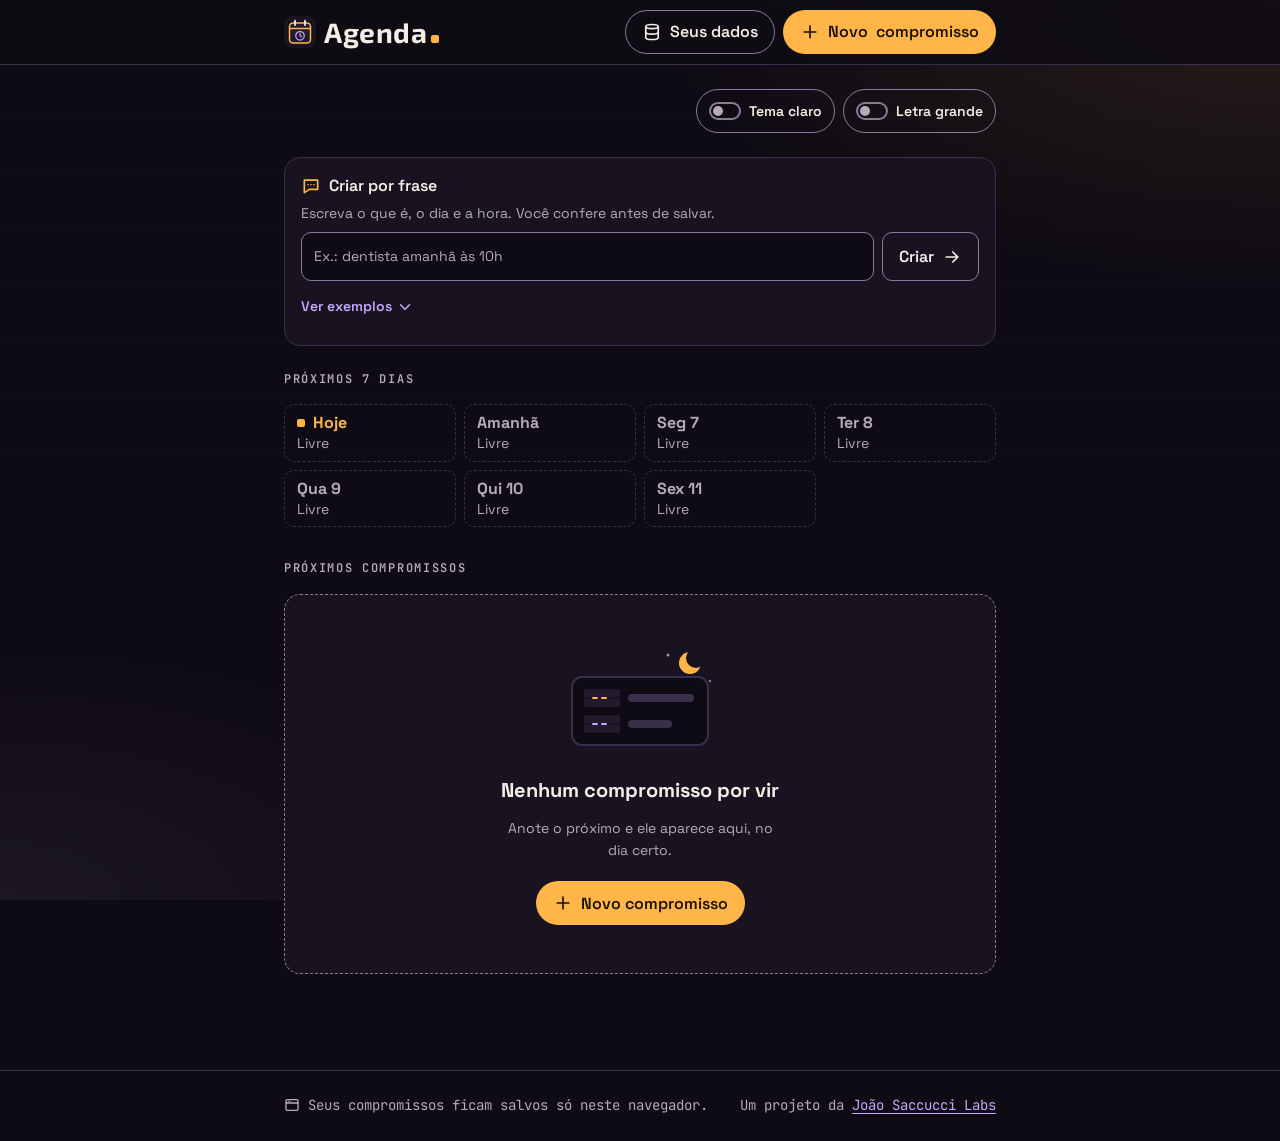
<file: index.html>
<!DOCTYPE html>
<html lang="pt-BR">
<head>
  <meta charset="UTF-8">
  <meta name="viewport" content="width=device-width, initial-scale=1.0">
  <meta name="color-scheme" content="dark">
  <meta name="theme-color" content="#0F0B14">
  <!-- Etapa 3b (US22 e US23): tema e letra ANTES de a página aparecer, para a
       tela nunca piscar no tema errado. Por isso este script fica aqui, antes
       das fontes e do style.css, e não no app.js (que só roda no fim do body).
       Qualquer problema (sem localStorage, JSON inválido, valor estranho) =
       padrão (escuro e normal), sem aviso. Só "claro" e "grande" ligam algo. -->
  <script>
    (function () {
      try {
        const preferencias = JSON.parse(localStorage.getItem("agenda:preferencias"));
        if (preferencias && preferencias.letra === "grande") {
          document.documentElement.setAttribute("data-letra", "grande");
        }
        if (preferencias && preferencias.tema === "claro") {
          document.documentElement.setAttribute("data-tema", "claro");
          document.querySelector('meta[name="color-scheme"]').setAttribute("content", "light");
          document.querySelector('meta[name="theme-color"]').setAttribute("content", "#F7F1E8");
        }
      } catch (erro) {
        // Fica o padrão. Sem console.error: a US22 pede "sem erro no console".
      }
    })();
  </script>
  <meta name="description" content="Agenda simples para anotar compromissos, agrupados por dia. Os dados ficam só no seu navegador.">
  <title>Agenda</title>

  <!-- Caminhos sempre relativos (sem "/" no começo): o site roda em
       https://joaosaccucci.github.io/agenda/ e também abrindo o arquivo no computador. -->
  <link rel="icon" href="favicon.svg" type="image/svg+xml">

  <!-- Fontes (não são biblioteca: se não carregarem, o site usa as fontes do sistema) -->
  <link rel="preconnect" href="https://fonts.googleapis.com">
  <link rel="preconnect" href="https://fonts.gstatic.com" crossorigin>
  <link href="https://fonts.googleapis.com/css2?family=Exo+2:wght@700&family=JetBrains+Mono:wght@400;600&family=Space+Grotesk:wght@400;500;600;700&display=swap" rel="stylesheet">

  <link rel="stylesheet" href="css/style.css">
</head>
<body>

  <!-- ===== CABEÇALHO (gruda no topo) ===== -->
  <header class="cabecalho">
    <div class="container cabecalho-conteudo">
      <div class="marca">
        <!-- Mesmo desenho do favicon. É decorativo (aria-hidden): o h1 já diz "Agenda". -->
        <svg class="marca-icone" xmlns="http://www.w3.org/2000/svg" viewBox="0 0 64 64" width="32" height="32" aria-hidden="true" focusable="false">
          <rect width="64" height="64" rx="14" fill="#191321"/>
          <rect x="11" y="14" width="42" height="40" rx="7" fill="#231A2E" stroke="#FFB547" stroke-width="3"/>
          <path d="M11 25h42" stroke="#FFB547" stroke-width="3"/>
          <path d="M22 9v9M42 9v9" stroke="#F5EEE6" stroke-width="3.5" stroke-linecap="round"/>
          <circle cx="32" cy="39.5" r="8.5" fill="none" stroke="#C4A8FF" stroke-width="2.5"/>
          <path d="M32 35v4.5l3 2" fill="none" stroke="#C4A8FF" stroke-width="2.5" stroke-linecap="round" stroke-linejoin="round"/>
        </svg>
        <h1>Agenda</h1>
      </div>

      <!-- Os dois botões do topo. A ordem no HTML é a ordem do Tab:
           "Seus dados" primeiro, "Novo compromisso" na ponta. -->
      <div class="cabecalho-acoes">
        <!-- Abaixo de 640px o CSS mostra só o ícone (círculo de 44px) e esconde
             "Seus dados" só da tela: o nome do botão continua sendo "Seus dados". -->
        <button class="btn btn-secundario botao-dados" type="button" id="botao-dados">
          <svg class="icone" xmlns="http://www.w3.org/2000/svg" viewBox="0 0 24 24" width="20" height="20" fill="none" stroke="currentColor" stroke-width="2" stroke-linecap="round" stroke-linejoin="round" aria-hidden="true" focusable="false"><ellipse cx="12" cy="5.5" rx="7.5" ry="2.5"/><path d="M4.5 5.5v13c0 1.4 3.4 2.5 7.5 2.5s7.5-1.1 7.5-2.5v-13"/><path d="M4.5 12c0 1.4 3.4 2.5 7.5 2.5s7.5-1.1 7.5-2.5"/></svg>
          <span class="botao-dados-texto">Seus dados</span>
        </button>

        <!-- No celular (< 480px) o CSS esconde " compromisso" só da tela:
             o leitor de tela continua ouvindo "Novo compromisso". -->
        <button class="btn btn-primario botao-novo" type="button" id="botao-novo">
          <svg class="icone" xmlns="http://www.w3.org/2000/svg" viewBox="0 0 24 24" width="20" height="20" fill="none" stroke="currentColor" stroke-width="2" stroke-linecap="round" stroke-linejoin="round" aria-hidden="true" focusable="false"><path d="M12 5v14M5 12h14"/></svg>
          <span>Novo</span><span class="botao-novo-resto"> compromisso</span>
        </button>
      </div>
    </div>
  </header>

  <!-- ===== CONTEÚDO ===== -->
  <main class="container principal">
    <!-- Etapa 3b (US22 e US23): botões de aparência. Ficam numa barra própria,
         logo abaixo do cabeçalho e antes das faixas (o cabeçalho não tem espaço).
         Não é fixa: nunca cobre compromissos. O texto não muda; o estado é dito
         pelo aria-pressed ("true" = ligado). A chavinha desenhada segue o
         atributo do <html> (CSS), por isso já aparece certa ao abrir a página. -->
    <div class="aparencia" role="group" aria-label="Aparência">
      <button class="btn btn-secundario botao-aparencia botao-aparencia--tema" type="button" id="botao-tema" aria-pressed="false">
        <span class="aparencia-chave" aria-hidden="true"></span>
        <span>Tema claro</span>
      </button>
      <button class="btn btn-secundario botao-aparencia botao-aparencia--letra" type="button" id="botao-letra" aria-pressed="false">
        <span class="aparencia-chave" aria-hidden="true"></span>
        <span>Letra grande</span>
      </button>
    </div>

    <!-- Etapa 4a (US24): "Criar por frase". Logo DEPOIS da barra "Aparência"
         e ANTES das faixas. Não é fixo e aparece sempre.
         É um <form> de propósito: Enter dentro do campo "envia" o formulário
         sozinho, e o botão "Criar" é o type="submit". O JavaScript cancela o
         envio (preventDefault) e abre o formulário já preenchido (rascunho).
         O botão nunca fica desativado: com o campo vazio, ele só devolve o foco. -->
    <form class="frase" id="form-frase" novalidate>
      <label class="frase-rotulo" for="campo-frase">
        <svg class="icone" xmlns="http://www.w3.org/2000/svg" viewBox="0 0 24 24" width="20" height="20" fill="none" stroke="currentColor" stroke-width="2" stroke-linecap="round" stroke-linejoin="round" aria-hidden="true" focusable="false"><path d="M4 5h16v11H10l-6 4z"/><path d="M8.5 10.5h.01M12 10.5h.01M15.5 10.5h.01"/></svg>
        Criar por frase
      </label>
      <p class="campo-dica" id="frase-dica">Escreva o que é, o dia e a hora. Você confere antes de salvar.</p>
      <div class="frase-linha">
        <input class="campo-controle" id="campo-frase" name="frase" type="text"
               maxlength="200" autocomplete="off" enterkeyhint="go"
               placeholder="Ex.: dentista amanhã às 10h" aria-describedby="frase-dica">
        <button class="btn btn-secundario botao-criar" type="submit" id="botao-criar">
          Criar
          <svg class="icone" xmlns="http://www.w3.org/2000/svg" viewBox="0 0 24 24" width="20" height="20" fill="none" stroke="currentColor" stroke-width="2" stroke-linecap="round" stroke-linejoin="round" aria-hidden="true" focusable="false"><path d="M5 12h14M13 6l6 6-6 6"/></svg>
        </button>
      </div>
      <!-- Entrega 4b: exemplos do que a frase entende. <details> abre e fecha
           sem JavaScript (Enter, Espaço, clique ou toque) e começa fechado.
           Os exemplos são só texto: não preenchem o campo. -->
      <details class="frase-exemplos">
        <summary class="frase-exemplos-botao">
          Ver exemplos
          <svg class="icone frase-exemplos-seta" xmlns="http://www.w3.org/2000/svg" viewBox="0 0 24 24" width="20" height="20" fill="none" stroke="currentColor" stroke-width="2" stroke-linecap="round" stroke-linejoin="round" aria-hidden="true" focusable="false"><path d="M6 9l6 6 6-6"/></svg>
        </summary>
        <ul class="frase-exemplos-lista">
          <li>dentista amanhã às 10h na clínica Sorriso</li>
          <li>reunião sexta das 14h às 15h30</li>
          <li>treino sábado 7h por 1h</li>
          <li>consulta dia 20 9h sair 40 min antes</li>
          <li>exame sexta 7h levar RG e pedido médico</li>
        </ul>
      </details>
    </form>

    <!-- Avisos que ficam na tela: primeiro os problemas com o localStorage,
         por último o lembrete de cópia (US10). Vazio quando está tudo bem. -->
    <div class="faixas" id="faixas" aria-live="polite"></div>

    <!-- Etapa 2b (US14): compromissos com "Me cobrar" que passaram sem "Feito".
         Fica sempre aberta, acima da lista principal. Sem pendências, fica escondida. -->
    <section class="pendentes" id="secao-pendentes" aria-labelledby="titulo-pendentes" hidden>
      <h2 class="pendentes-titulo" id="titulo-pendentes">
        <svg class="icone" xmlns="http://www.w3.org/2000/svg" viewBox="0 0 24 24" width="20" height="20" fill="none" stroke="currentColor" stroke-width="2" stroke-linecap="round" stroke-linejoin="round" aria-hidden="true" focusable="false"><circle cx="12" cy="13" r="8"/><path d="M12 9v4l2.5 1.5"/><path d="M5 3L2.5 5.5M19 3l2.5 2.5"/></svg>
        <span>Ficou pendente</span> <span class="pendentes-contagem" id="contagem-pendentes">(0)</span>
      </h2>
      <p class="pendentes-texto">Passou da data e você pediu para ser cobrado.</p>
      <!-- O JavaScript monta aqui os itens (lista simples, sem grupos por dia). -->
      <ul class="compromissos" id="lista-pendentes"></ul>
    </section>

    <!-- Etapa 3b (US21): faixa "Próximos 7 dias". Sempre visível (com a lista
         vazia, os 7 dias aparecem "Livre"). Sem aria-live: ela é redesenhada
         a cada minuto e o leitor de tela não deve ler isso toda hora. -->
    <section class="semana" id="secao-semana" aria-labelledby="titulo-semana">
      <h2 class="secao-titulo" id="titulo-semana">Próximos 7 dias</h2>
      <!-- O JavaScript monta aqui os 7 <li> (hoje e os 6 seguintes, em ordem). -->
      <ul class="semana-lista" id="lista-semana"></ul>
    </section>

    <section class="proximos" aria-labelledby="titulo-proximos">
      <!-- tabindex="-1": o título pode receber o foco pelo código (quando a faixa
           de lembrete some com o foco dentro dela), mas não entra na ordem do Tab. -->
      <h2 class="secao-titulo" id="titulo-proximos" tabindex="-1">Próximos compromissos</h2>
      <!-- O JavaScript monta aqui os dias com compromissos, ou a mensagem de lista vazia. -->
      <div id="lista-proximos"></div>
    </section>

    <!-- Etapa 2b (US16): itens anotados "Ainda sem data". Mesmo jeito de "Anteriores":
         começa recolhida e, sem nenhum item, a seção inteira fica escondida. -->
    <section class="sem-data" id="secao-sem-data" aria-labelledby="titulo-sem-data" hidden>
      <h2 class="anteriores-titulo" id="titulo-sem-data">
        <button class="anteriores-botao" id="botao-sem-data" type="button" aria-expanded="false" aria-controls="lista-sem-data">
          <span><span>Sem data</span> <span class="anteriores-contagem" id="contagem-sem-data">(0)</span></span>
          <svg class="icone anteriores-seta" xmlns="http://www.w3.org/2000/svg" viewBox="0 0 24 24" width="20" height="20" fill="none" stroke="currentColor" stroke-width="2" stroke-linecap="round" stroke-linejoin="round" aria-hidden="true" focusable="false"><path d="M6 9l6 6 6-6"/></svg>
        </button>
      </h2>
      <div class="anteriores-lista" id="lista-sem-data" hidden></div>
    </section>

    <!-- Compromissos que já passaram (e, a partir da 2b, os marcados como "Feito"
         ou "Não vou fazer"). Sem nenhum, a seção inteira fica escondida (hidden). -->
    <section class="anteriores" id="secao-anteriores" aria-labelledby="titulo-anteriores" hidden>
      <h2 class="anteriores-titulo" id="titulo-anteriores">
        <button class="anteriores-botao" id="botao-anteriores" type="button" aria-expanded="false" aria-controls="lista-anteriores">
          <span><span>Anteriores</span> <span class="anteriores-contagem" id="contagem-anteriores">(0)</span></span>
          <svg class="icone anteriores-seta" xmlns="http://www.w3.org/2000/svg" viewBox="0 0 24 24" width="20" height="20" fill="none" stroke="currentColor" stroke-width="2" stroke-linecap="round" stroke-linejoin="round" aria-hidden="true" focusable="false"><path d="M6 9l6 6 6-6"/></svg>
        </button>
      </h2>
      <div class="anteriores-lista" id="lista-anteriores" hidden></div>
    </section>
  </main>

  <!-- ===== RODAPÉ (no fim da página, não é fixo: nunca cobre nada) ===== -->
  <footer class="rodape">
    <div class="container rodape-conteudo">
      <p class="rodape-aviso">
        <svg class="icone" xmlns="http://www.w3.org/2000/svg" viewBox="0 0 24 24" width="20" height="20" fill="none" stroke="currentColor" stroke-width="2" stroke-linecap="round" stroke-linejoin="round" aria-hidden="true" focusable="false"><rect x="3" y="4" width="18" height="16" rx="2"/><path d="M3 9h18M6.5 6.5h.01M9.5 6.5h.01"/></svg>
        <span>Seus compromissos ficam salvos só neste navegador.</span>
      </p>
      <p>Um projeto da <a href="https://joaosaccucci.github.io/empresa-ia/trabalhos/joao-saccucci-labs/">João Saccucci Labs</a></p>
    </div>
  </footer>

  <!-- Aviso flutuante ("Compromisso salvo." etc.). Fica SEMPRE no HTML, vazio,
       porque o leitor de tela só lê mudanças numa região viva que já existia.
       Não pode ter espaço nem quebra de linha dentro: o CSS usa :empty para escondê-lo. -->
  <div class="status" id="status" role="status" aria-live="polite"></div>

  <!-- ===== JANELA: FORMULÁRIO (novo e editar usam a mesma) =====
       <dialog> aberto com showModal(): a tecla Esc fecha e o Tab fica preso dentro.
       novalidate: quem confere os campos é o nosso JavaScript, com mensagens iguais em todo navegador. -->
  <dialog class="janela" id="janela-compromisso" aria-labelledby="janela-titulo">
    <form class="janela-conteudo" id="form-compromisso" novalidate>
      <h2 class="janela-titulo" id="janela-titulo">Novo compromisso</h2>
      <!-- Etapa 2b: só aparece no modo "Remarcar compromisso" (US15), com a data antiga. -->
      <p class="janela-subtitulo" id="janela-subtitulo" hidden>Era para: <span class="compromisso-era-valor" id="janela-subtitulo-valor"></span></p>

      <!-- Etapa 4a (US28): linha "Entendi". Só aparece quando o formulário foi
           aberto pela frase. SEM aria-live: quem lê é o aria-describedby da
           janela, uma vez, ao abrir. O JavaScript monta a linha com
           textContent (nunca innerHTML) e troca o texto da nota. -->
      <div class="entendi" id="entendi" hidden>
        <p class="entendi-linha" id="entendi-linha"></p>
        <p class="entendi-nota" id="entendi-nota" hidden>
          <svg class="icone" xmlns="http://www.w3.org/2000/svg" viewBox="0 0 24 24" width="20" height="20" fill="none" stroke="currentColor" stroke-width="2" stroke-linecap="round" stroke-linejoin="round" aria-hidden="true" focusable="false"><circle cx="12" cy="12" r="9"/><path d="M12 7.5v5.5M12 16.5h.01"/></svg>
          <span id="entendi-nota-texto"></span>
        </p>
        <!-- Entrega 4b (US31): só aparece quando a frase tinha mais de 20 itens
             no "levar". Texto fixo: o JavaScript só tira e põe o hidden. -->
        <p class="entendi-nota" id="entendi-nota-itens" hidden>
          <svg class="icone" xmlns="http://www.w3.org/2000/svg" viewBox="0 0 24 24" width="20" height="20" fill="none" stroke="currentColor" stroke-width="2" stroke-linecap="round" stroke-linejoin="round" aria-hidden="true" focusable="false"><circle cx="12" cy="12" r="9"/><path d="M12 7.5v5.5M12 16.5h.01"/></svg>
          <span>A lista 'O que levar' aceita até 20 itens. Os outros ficaram de fora.</span>
        </p>
      </div>

      <div class="campo">
        <label class="campo-rotulo" for="campo-titulo">Título <span class="campo-obrigatorio">(obrigatório)</span></label>
        <input class="campo-controle" id="campo-titulo" name="titulo" type="text" maxlength="100" autocomplete="off">
        <p class="campo-erro" id="erro-titulo" hidden>
          <svg class="icone" xmlns="http://www.w3.org/2000/svg" viewBox="0 0 24 24" width="20" height="20" fill="none" stroke="currentColor" stroke-width="2" stroke-linecap="round" stroke-linejoin="round" aria-hidden="true" focusable="false"><circle cx="12" cy="12" r="9"/><path d="M12 7.5v5.5M12 16.5h.01"/></svg>
          <span>Digite um título.</span>
        </p>
      </div>

      <div class="campos-linha">
        <div class="campo">
          <!-- "(obrigatório)" some quando "Ainda sem data" está marcada (US02, 2b). -->
          <label class="campo-rotulo" for="campo-data">Data <span class="campo-obrigatorio" id="data-obrigatorio">(obrigatório)</span></label>
          <input class="campo-controle" id="campo-data" name="data" type="date">
          <p class="campo-erro" id="erro-data" hidden>
            <svg class="icone" xmlns="http://www.w3.org/2000/svg" viewBox="0 0 24 24" width="20" height="20" fill="none" stroke="currentColor" stroke-width="2" stroke-linecap="round" stroke-linejoin="round" aria-hidden="true" focusable="false"><circle cx="12" cy="12" r="9"/><path d="M12 7.5v5.5M12 16.5h.01"/></svg>
            <span>Escolha uma data.</span>
          </p>
          <!-- Etapa 2b (US16): marcada, desativa e limpa Data e Hora. -->
          <label class="marcar" for="campo-sem-data">
            <input class="marcar-caixa" type="checkbox" id="campo-sem-data" name="semData">
            <span>Ainda sem data</span>
          </label>
        </div>
        <div class="campo">
          <label class="campo-rotulo" for="campo-hora">Hora</label>
          <input class="campo-controle" id="campo-hora" name="hora" type="time" aria-describedby="dica-hora">
          <p class="campo-dica" id="dica-hora">Deixe em branco para um compromisso do dia todo.</p>
        </div>
      </div>

      <!-- Etapa 3a (US19): hora de fim. "Termina às" e "Duração" são duas formas
           de ver o mesmo valor: o JavaScript preenche um quando o outro muda.
           Só a duração é guardada (duracaoMin). Sem hora, o JavaScript põe
           "disabled" no fieldset (desativa os três campos de uma vez) e troca a dica. -->
      <fieldset class="grupo" id="grupo-fim" aria-describedby="dica-fim">
        <legend class="campo-rotulo">Hora de fim</legend>
        <p class="campo-dica" id="dica-fim">Preencha um dos dois: o outro se ajusta sozinho.</p>
        <p class="campo-dica" id="dica-fim-sem-hora" hidden>Escolha uma hora para usar a hora de fim.</p>

        <div class="grupo-filete">
          <div class="campos-linha">
            <div class="campo">
              <label class="campo-rotulo" for="campo-fim">Termina às</label>
              <input class="campo-controle" id="campo-fim" name="fim" type="time">
              <p class="campo-erro" id="erro-fim" hidden>
                <svg class="icone" xmlns="http://www.w3.org/2000/svg" viewBox="0 0 24 24" width="20" height="20" fill="none" stroke="currentColor" stroke-width="2" stroke-linecap="round" stroke-linejoin="round" aria-hidden="true" focusable="false"><circle cx="12" cy="12" r="9"/><path d="M12 7.5v5.5M12 16.5h.01"/></svg>
                <span>A hora de fim precisa ser depois da hora de início.</span>
              </p>
            </div>
            <div class="campo">
              <label class="campo-rotulo" for="campo-duracao">Duração</label>
              <div class="campo-selecao">
                <select class="campo-controle" id="campo-duracao" name="duracao">
                  <option value="" selected>Sem hora de fim</option>
                  <option value="30">30 min</option>
                  <option value="60">1 h</option>
                  <option value="120">2 h</option>
                  <option value="outro">Outro</option>
                </select>
              </div>
              <p class="campo-erro" id="erro-duracao" hidden>
                <svg class="icone" xmlns="http://www.w3.org/2000/svg" viewBox="0 0 24 24" width="20" height="20" fill="none" stroke="currentColor" stroke-width="2" stroke-linecap="round" stroke-linejoin="round" aria-hidden="true" focusable="false"><circle cx="12" cy="12" r="9"/><path d="M12 7.5v5.5M12 16.5h.01"/></svg>
                <span>Com essa duração, o compromisso passaria da meia-noite. Escolha uma duração menor.</span>
              </p>
            </div>
          </div>

          <!-- Só aparece com "Outro" (mesmo jeito do "Minutos antes" do "Tempo para sair"). -->
          <div class="campo campo-minutos" id="bloco-duracao-min" hidden>
            <label class="campo-rotulo" for="campo-duracao-min">Minutos</label>
            <div class="campo-com-sufixo">
              <input class="campo-controle" id="campo-duracao-min" name="duracaoMin" type="number" inputmode="numeric" min="1" max="1439" step="1" aria-describedby="dica-duracao-min" data-dica="dica-duracao-min">
              <span class="campo-sufixo" aria-hidden="true">min</span>
            </div>
            <p class="campo-dica" id="dica-duracao-min">De 1 a 1439 minutos.</p>
            <p class="campo-erro" id="erro-duracao-min" hidden>
              <svg class="icone" xmlns="http://www.w3.org/2000/svg" viewBox="0 0 24 24" width="20" height="20" fill="none" stroke="currentColor" stroke-width="2" stroke-linecap="round" stroke-linejoin="round" aria-hidden="true" focusable="false"><circle cx="12" cy="12" r="9"/><path d="M12 7.5v5.5M12 16.5h.01"/></svg>
              <span>Digite um número de minutos entre 1 e 1439.</span>
            </p>
          </div>
        </div>
      </fieldset>

      <!-- Etapa 2b (US12): "Tempo para sair". Grupo de escolha única com botões de
           opção de verdade (as setas do teclado trocam a opção). Sem hora, o JavaScript
           põe "disabled" no fieldset (desativa tudo de uma vez) e mostra a dica,
           ligada por aria-describedby só enquanto ela aparece. -->
      <fieldset class="grupo" id="grupo-sair">
        <legend class="campo-rotulo">Tempo para sair</legend>
        <p class="campo-dica" id="dica-sair" hidden>Escolha uma hora para usar o tempo para sair.</p>
        <div class="escolhas">
          <label class="escolha"><input type="radio" name="antecedencia" value="" checked><span>Nenhum</span></label>
          <label class="escolha"><input type="radio" name="antecedencia" value="15"><span>15 min</span></label>
          <label class="escolha"><input type="radio" name="antecedencia" value="30"><span>30 min</span></label>
          <label class="escolha"><input type="radio" name="antecedencia" value="45"><span>45 min</span></label>
          <label class="escolha"><input type="radio" name="antecedencia" value="60"><span>60 min</span></label>
          <label class="escolha"><input type="radio" name="antecedencia" value="outro"><span>Outro</span></label>
        </div>
        <!-- Só aparece com "Outro". data-dica: a dica que fica ligada ao campo
             mesmo quando o erro aparece (aria-describedby com as duas). -->
        <div class="campo campo-minutos" id="bloco-minutos" hidden>
          <label class="campo-rotulo" for="campo-minutos">Minutos antes</label>
          <div class="campo-com-sufixo">
            <input class="campo-controle" id="campo-minutos" name="minutos" type="number" inputmode="numeric" min="1" max="720" step="1" aria-describedby="dica-minutos" data-dica="dica-minutos">
            <span class="campo-sufixo" aria-hidden="true">min</span>
          </div>
          <p class="campo-dica" id="dica-minutos">De 1 a 720 minutos (12 horas).</p>
          <p class="campo-erro" id="erro-minutos" hidden>
            <svg class="icone" xmlns="http://www.w3.org/2000/svg" viewBox="0 0 24 24" width="20" height="20" fill="none" stroke="currentColor" stroke-width="2" stroke-linecap="round" stroke-linejoin="round" aria-hidden="true" focusable="false"><circle cx="12" cy="12" r="9"/><path d="M12 7.5v5.5M12 16.5h.01"/></svg>
            <span>Digite um número de minutos entre 1 e 720.</span>
          </p>
        </div>
      </fieldset>

      <!-- Etapa 2b (US14): "Me cobrar". Sem data, fica desativada. -->
      <div class="campo">
        <label class="marcar" for="campo-cobrar">
          <input class="marcar-caixa" type="checkbox" id="campo-cobrar" name="cobrar" aria-describedby="dica-cobrar">
          <span>Me cobrar se eu não fizer</span>
        </label>
        <p class="campo-dica campo-dica--marcar" id="dica-cobrar">Se a data passar sem você marcar Feito, ele fica em 'Ficou pendente'.</p>
      </div>

      <div class="campo">
        <label class="campo-rotulo" for="campo-local">Local</label>
        <input class="campo-controle" id="campo-local" name="local" type="text" maxlength="100" autocomplete="off">
      </div>

      <div class="campo">
        <label class="campo-rotulo" for="campo-obs">Observação</label>
        <textarea class="campo-controle" id="campo-obs" name="observacao" rows="3" maxlength="500"></textarea>
      </div>

      <!-- Etapa 3a (US17): checklist "O que levar". Os itens só são gravados
           ao Salvar; até lá ficam numa lista na memória (app.js). -->
      <fieldset class="grupo" id="grupo-itens">
        <legend class="campo-rotulo">O que levar</legend>

        <!-- O JavaScript monta aqui os itens. Sem itens, a lista fica vazia
             (o CSS a esconde com :empty, por isso nada de espaço aqui dentro). -->
        <ul class="itens-lista" id="itens-lista" aria-label="Itens para levar"></ul>

        <div class="campo">
          <label class="campo-rotulo" for="campo-novo-item">Novo item</label>
          <!-- Enter neste campo adiciona o item e NÃO salva o formulário (US17).
               Com 20 itens o campo recebe aria-disabled + readonly, e não
               disabled: assim o foco não se perde (design, seção 14.6). -->
          <div class="itens-novo">
            <input class="campo-controle" id="campo-novo-item" type="text" maxlength="60" autocomplete="off" placeholder="Ex.: chave" enterkeyhint="done">
            <button class="btn btn-secundario botao-adicionar" type="button" id="botao-adicionar">
              <svg class="icone" xmlns="http://www.w3.org/2000/svg" viewBox="0 0 24 24" width="20" height="20" fill="none" stroke="currentColor" stroke-width="2" stroke-linecap="round" stroke-linejoin="round" aria-hidden="true" focusable="false"><path d="M12 5v14M5 12h14"/></svg>
              Adicionar
            </button>
          </div>
          <p class="campo-dica" id="dica-itens-limite" hidden>Limite de 20 itens.</p>
        </div>

        <!-- Região de avisos do formulário, só para o leitor de tela
             ("Cartão do convênio adicionado."). SEMPRE no HTML, vazia. -->
        <p class="sr-only" id="itens-aviso" aria-live="polite"></p>
      </fieldset>

      <!-- Aviso de localStorage cheio, DENTRO da janela (a faixa do topo da página
           ficaria escondida atrás dela). role="alert": o leitor de tela lê na hora
           em que ele aparece, sem precisar mover o foco. -->
      <p class="faixa faixa--erro janela-erro" id="erro-salvar" role="alert" hidden>
        <svg class="icone" xmlns="http://www.w3.org/2000/svg" viewBox="0 0 24 24" width="20" height="20" fill="none" stroke="currentColor" stroke-width="2" stroke-linecap="round" stroke-linejoin="round" aria-hidden="true" focusable="false"><circle cx="12" cy="12" r="9"/><path d="M12 7.5v5.5M12 16.5h.01"/></svg>
        <span>Não foi possível salvar o compromisso.</span>
      </p>

      <div class="janela-acoes">
        <button class="btn btn-secundario" type="button" data-acao="cancelar">Cancelar</button>
        <button class="btn btn-primario" type="submit">Salvar</button>
      </div>
    </form>
  </dialog>

  <!-- ===== JANELA: CONFIRMAÇÃO DE EXCLUSÃO ===== -->
  <dialog class="janela janela--confirmar" id="janela-excluir" aria-labelledby="excluir-titulo" aria-describedby="excluir-texto">
    <div class="janela-conteudo">
      <span class="confirmar-icone" aria-hidden="true">
        <svg class="icone" xmlns="http://www.w3.org/2000/svg" viewBox="0 0 24 24" width="20" height="20" fill="none" stroke="currentColor" stroke-width="2" stroke-linecap="round" stroke-linejoin="round" aria-hidden="true" focusable="false"><path d="M4 7h16M10 11v6M14 11v6"/><path d="M6 7l1 12a2 2 0 0 0 2 2h6a2 2 0 0 0 2-2l1-12"/><path d="M9 7V4h6v3"/></svg>
      </span>
      <!-- O JavaScript troca o título por "Excluir '<título do compromisso>'?" -->
      <h2 class="confirmar-titulo" id="excluir-titulo">Excluir?</h2>
      <p class="confirmar-texto" id="excluir-texto">Essa ação não pode ser desfeita.</p>
      <div class="janela-acoes">
        <!-- autofocus: ao abrir, o foco vai para "Cancelar", a opção mais segura -->
        <button class="btn btn-secundario" type="button" data-acao="cancelar" autofocus>Cancelar</button>
        <button class="btn btn-perigo" type="button" data-acao="confirmar-exclusao">
          <svg class="icone" xmlns="http://www.w3.org/2000/svg" viewBox="0 0 24 24" width="20" height="20" fill="none" stroke="currentColor" stroke-width="2" stroke-linecap="round" stroke-linejoin="round" aria-hidden="true" focusable="false"><path d="M4 7h16M10 11v6M14 11v6"/><path d="M6 7l1 12a2 2 0 0 0 2 2h6a2 2 0 0 0 2-2l1-12"/><path d="M9 7V4h6v3"/></svg>
          Excluir
        </button>
      </div>
    </div>
  </dialog>

  <!-- ===== JANELA: SEUS DADOS (baixar e importar cópia, US08 e US09) ===== -->
  <dialog class="janela" id="janela-dados" aria-labelledby="dados-titulo" aria-describedby="dados-texto">
    <div class="janela-conteudo">
      <span class="confirmar-icone confirmar-icone--ambar" aria-hidden="true">
        <svg class="icone" xmlns="http://www.w3.org/2000/svg" viewBox="0 0 24 24" width="20" height="20" fill="none" stroke="currentColor" stroke-width="2" stroke-linecap="round" stroke-linejoin="round" aria-hidden="true" focusable="false"><ellipse cx="12" cy="5.5" rx="7.5" ry="2.5"/><path d="M4.5 5.5v13c0 1.4 3.4 2.5 7.5 2.5s7.5-1.1 7.5-2.5v-13"/><path d="M4.5 12c0 1.4 3.4 2.5 7.5 2.5s7.5-1.1 7.5-2.5"/></svg>
      </span>
      <h2 class="janela-titulo" id="dados-titulo">Seus dados</h2>
      <p class="confirmar-texto" id="dados-texto">Seus compromissos ficam guardados só neste navegador. Baixe uma cópia de vez em quando para não perder nada e para levar a agenda para outro aparelho.</p>

      <!-- Placa "Última cópia". O JavaScript mostra um dos dois <p>:
           com cópia, a data; sem nenhuma cópia, a frase "Você ainda não fez...". -->
      <div class="dados-placa" id="dados-ultima">
        <p class="dados-placa-data" id="dados-placa-data" hidden>
          <span class="dados-placa-rotulo">Última cópia<span class="sr-only">:</span></span>
          <time class="dados-placa-valor" id="dados-ultima-valor"></time>
        </p>
        <p class="dados-placa-nunca" id="dados-placa-nunca">
          <svg class="icone" xmlns="http://www.w3.org/2000/svg" viewBox="0 0 24 24" width="20" height="20" fill="none" stroke="currentColor" stroke-width="2" stroke-linecap="round" stroke-linejoin="round" aria-hidden="true" focusable="false"><circle cx="12" cy="12" r="9"/><path d="M12 7.5v5.5M12 16.5h.01"/></svg>
          <span>Você ainda não fez nenhuma cópia.</span>
        </p>
      </div>

      <div class="dados-acoes">
        <!-- autofocus: ao abrir, o foco vai para "Baixar cópia" (nada aqui apaga dados) -->
        <button class="btn btn-primario" type="button" id="botao-baixar" autofocus>
          <svg class="icone" xmlns="http://www.w3.org/2000/svg" viewBox="0 0 24 24" width="20" height="20" fill="none" stroke="currentColor" stroke-width="2" stroke-linecap="round" stroke-linejoin="round" aria-hidden="true" focusable="false"><path d="M12 4v11M7 10l5 5 5-5"/><path d="M5 20h14"/></svg>
          Baixar cópia
        </button>
        <button class="btn btn-secundario" type="button" id="botao-importar" aria-describedby="dica-importar">
          <svg class="icone" xmlns="http://www.w3.org/2000/svg" viewBox="0 0 24 24" width="20" height="20" fill="none" stroke="currentColor" stroke-width="2" stroke-linecap="round" stroke-linejoin="round" aria-hidden="true" focusable="false"><path d="M12 15V4M7 9l5-5 5 5"/><path d="M5 20h14"/></svg>
          Importar cópia
        </button>
      </div>
      <p class="campo-dica" id="dica-importar">Escolha um arquivo .json baixado pela Agenda.</p>

      <!-- Seletor de arquivo do sistema. Nunca aparece: o botão "Importar cópia"
           chama .click() nele. accept = o seletor mostra só arquivos .json. -->
      <input type="file" id="arquivo-importar" accept=".json,application/json" hidden>

      <!-- Avisos da janela (região viva). Fica SEMPRE no HTML, vazia quando não há
           aviso. Sem espaço nem quebra de linha dentro: o CSS usa :empty. -->
      <div class="janela-aviso" id="dados-aviso" aria-live="polite"></div>

      <div class="janela-acoes">
        <button class="btn btn-secundario" type="button" data-acao="fechar">Fechar</button>
      </div>
    </div>
  </dialog>

  <!-- ===== JANELA: IMPORTAR CÓPIA (abre POR CIMA de "Seus dados", US09) ===== -->
  <dialog class="janela" id="janela-importar" aria-labelledby="importar-titulo" aria-describedby="importar-resumo">
    <div class="janela-conteudo">
      <span class="confirmar-icone confirmar-icone--ambar" aria-hidden="true">
        <svg class="icone" xmlns="http://www.w3.org/2000/svg" viewBox="0 0 24 24" width="20" height="20" fill="none" stroke="currentColor" stroke-width="2" stroke-linecap="round" stroke-linejoin="round" aria-hidden="true" focusable="false"><path d="M12 15V4M7 9l5-5 5 5"/><path d="M5 20h14"/></svg>
      </span>
      <h2 class="janela-titulo" id="importar-titulo">Importar cópia</h2>

      <!-- O JavaScript escreve o resumo ("Esta cópia tem 12 compromissos." etc.) -->
      <div class="importar-resumo" id="importar-resumo"></div>

      <p class="importar-pergunta">O que fazer com eles?</p>

      <div class="opcoes">
        <div class="opcao">
          <button class="btn btn-primario" type="button" data-acao="juntar" aria-describedby="opcao-juntar-texto" autofocus>
            <svg class="icone" xmlns="http://www.w3.org/2000/svg" viewBox="0 0 24 24" width="20" height="20" fill="none" stroke="currentColor" stroke-width="2" stroke-linecap="round" stroke-linejoin="round" aria-hidden="true" focusable="false"><path d="M6 3v2a7 7 0 0 0 6 7 7 7 0 0 0 6-7V3"/><path d="M12 12v8"/><path d="M8.5 17l3.5 3.5 3.5-3.5"/></svg>
            Juntar
          </button>
          <p class="opcao-texto" id="opcao-juntar-texto">Acrescenta os da cópia e mantém os que já estão aqui. Nada é apagado.</p>
        </div>
        <div class="opcao">
          <button class="btn btn-perigo-contorno" type="button" data-acao="substituir" aria-describedby="opcao-substituir-texto">
            <svg class="icone" xmlns="http://www.w3.org/2000/svg" viewBox="0 0 24 24" width="20" height="20" fill="none" stroke="currentColor" stroke-width="2" stroke-linecap="round" stroke-linejoin="round" aria-hidden="true" focusable="false"><path d="M4 8h14l-3-3"/><path d="M20 16H6l3 3"/></svg>
            Substituir tudo
          </button>
          <!-- O JavaScript escreve os números: "Troca os 8 compromissos daqui pelos 12 da cópia." -->
          <p class="opcao-texto" id="opcao-substituir-texto"></p>
        </div>
      </div>

      <div class="janela-acoes">
        <button class="btn btn-secundario" type="button" data-acao="cancelar">Cancelar</button>
      </div>
    </div>
  </dialog>

  <!-- ===== JANELA: CONFIRMAÇÃO "SUBSTITUIR TUDO?" (por cima de "Importar cópia") ===== -->
  <dialog class="janela janela--confirmar" id="janela-substituir" aria-labelledby="substituir-titulo" aria-describedby="substituir-texto">
    <div class="janela-conteudo">
      <span class="confirmar-icone" aria-hidden="true">
        <svg class="icone" xmlns="http://www.w3.org/2000/svg" viewBox="0 0 24 24" width="20" height="20" fill="none" stroke="currentColor" stroke-width="2" stroke-linecap="round" stroke-linejoin="round" aria-hidden="true" focusable="false"><path d="M4 8h14l-3-3"/><path d="M20 16H6l3 3"/></svg>
      </span>
      <h2 class="confirmar-titulo" id="substituir-titulo">Substituir tudo?</h2>
      <!-- O JavaScript escreve o texto com os números -->
      <p class="confirmar-texto" id="substituir-texto"></p>
      <div class="janela-acoes">
        <!-- autofocus: o foco começa em "Cancelar", a opção mais segura -->
        <button class="btn btn-secundario" type="button" data-acao="cancelar" autofocus>Cancelar</button>
        <button class="btn btn-perigo" type="button" data-acao="confirmar-substituir">
          <svg class="icone" xmlns="http://www.w3.org/2000/svg" viewBox="0 0 24 24" width="20" height="20" fill="none" stroke="currentColor" stroke-width="2" stroke-linecap="round" stroke-linejoin="round" aria-hidden="true" focusable="false"><path d="M4 8h14l-3-3"/><path d="M20 16H6l3 3"/></svg>
          Substituir
        </button>
      </div>
    </div>
  </dialog>

  <!-- Scripts comuns (sem "type=module"), para o site funcionar também abrindo
       o index.html direto do computador. A ordem importa: cada arquivo usa
       funções dos que vêm antes dele (o app.js usa todos). -->
  <script src="js/datas.js"></script>
  <script src="js/frase.js"></script>
  <script src="js/armazenamento.js"></script>
  <script src="js/copia.js"></script>
  <script src="js/app.js"></script>
</body>
</html>
</file>
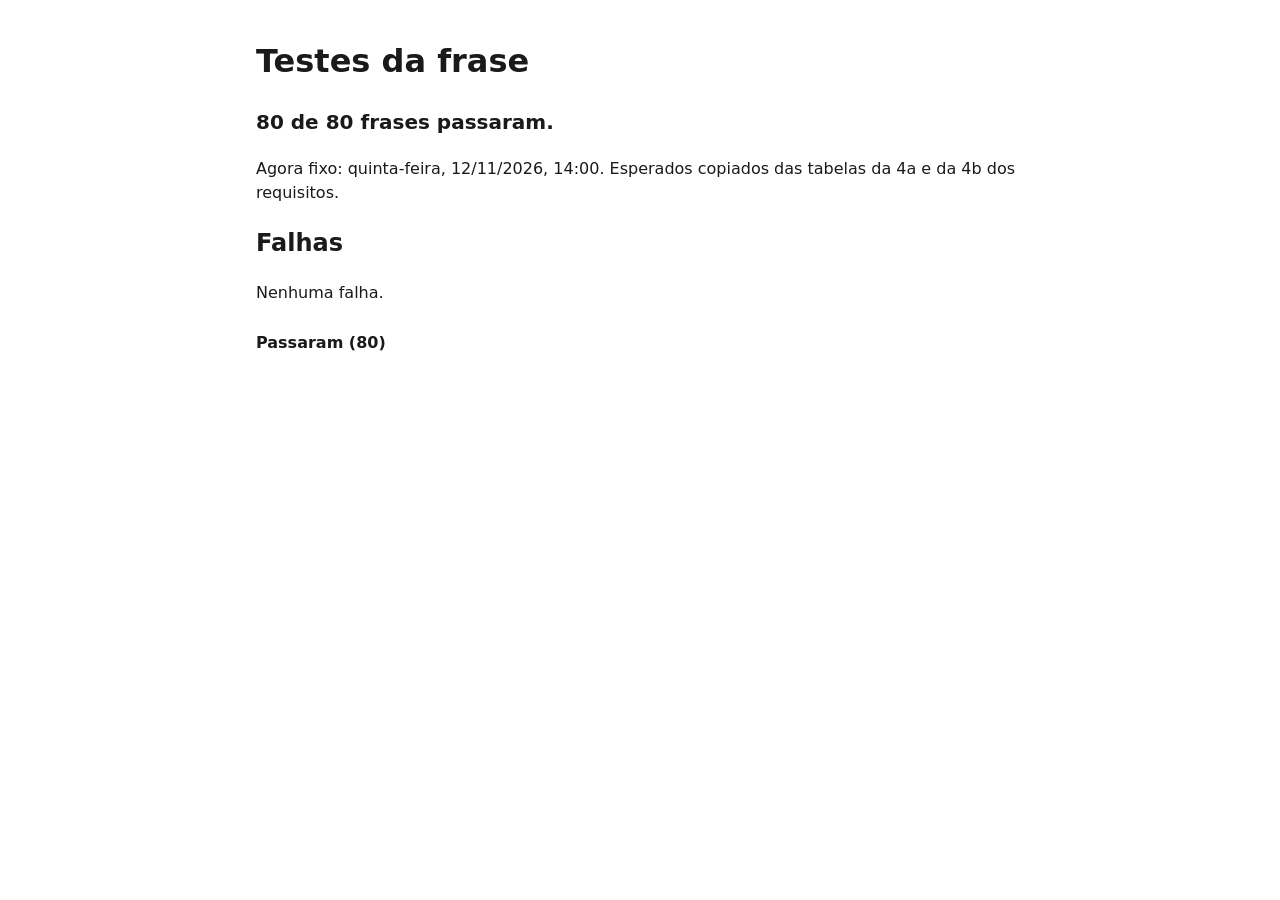
<file: testes.html>
<!DOCTYPE html>
<html lang="pt-BR">
<head>
  <meta charset="UTF-8">
  <meta name="viewport" content="width=device-width, initial-scale=1.0">
  <!-- Página de apoio de quem mantém a Agenda: fora dos buscadores e sem link no site. -->
  <meta name="robots" content="noindex">
  <title>Testes da frase - Agenda</title>
  <!-- Sem isto o navegador pede /favicon.ico, que daria 404 no GitHub Pages. -->
  <link rel="icon" href="favicon.svg" type="image/svg+xml">
  <!-- CSS próprio e curto (design 18.4): tema claro fixo, fontes do sistema,
       sem o css/style.css (que depende das preferências do localStorage). -->
  <style>
    body {
      max-width: 48rem;
      margin: 0 auto;
      padding: 1rem;
      font: 1rem/1.5 system-ui, -apple-system, "Segoe UI", Roboto, sans-serif;
      color: #1A1A1A;                     /* 17.4:1 no branco */
      background: #FFFFFF;
      overflow-wrap: anywhere;            /* frase longa quebra a 360px */
    }
    code {
      font-family: ui-monospace, Consolas, "Courier New", monospace;
      white-space: pre-wrap;              /* espaços do título ficam visíveis */
      background: #F0F0F0;                /* texto 15.3:1 */
      padding: 0 0.25em;
      border-radius: 4px;
    }
    .resumo { font-size: 1.25rem; font-weight: 700; }
    .falha {
      margin-bottom: 1rem;
      padding-left: 0.75rem;
      border-left: 4px solid #B42318;     /* enfeite: o texto "Falhou" é o que diz (6.6:1) */
    }
    .falha h3 { color: #B42318; font-size: 1.125rem; }   /* 6.6:1 no branco */
    dd { margin-left: 1rem; }
    summary { min-height: 44px; display: flex; align-items: center; cursor: pointer; font-weight: 700; }
    :focus-visible { outline: 3px solid #0B5FC0; outline-offset: 2px; }   /* o azul do foco da Agenda: 6.2:1 */
  </style>
</head>
<body>
  <h1>Testes da frase</h1>

  <!-- O resumo e as listas são preenchidos pelo js/testes-frase.js. -->
  <p class="resumo" id="resumo">Rodando os testes...</p>
  <p>Agora fixo: quinta-feira, 12/11/2026, 14:00. Esperados copiados das tabelas da 4a e da 4b dos requisitos.</p>

  <h2>Falhas</h2>
  <div id="falhas"></div>

  <details>
    <summary id="titulo-passaram">Passaram</summary>
    <ol class="passaram" id="passaram"></ol>
  </details>

  <!-- Os MESMOS arquivos do site, por caminho relativo (sem cópia do código).
       armazenamento.js entra só pelos limites do checklist (MAXIMO_DE_ITENS e
       MAXIMO_DO_TEXTO_DO_ITEM), que o frase.js usa. Ele não mexe no
       localStorage ao carregar, e esta página não chama nenhuma função dele.
       O app.js (a tela) não é carregado. -->
  <script src="js/datas.js"></script>
  <script src="js/armazenamento.js"></script>
  <script src="js/frase.js"></script>
  <script src="js/testes-frase.js"></script>
</body>
</html>
</file>
<file: css/style.css>
/* =========================================================
   Agenda - folha de estilo
   Decisões em: docs/projetos/agenda/design.md (na Labs).
   Conceito: "quadro de partidas ao anoitecer".
   ========================================================= */


/* ---------------------------------------------------------
   1. VARIÁVEIS
   --------------------------------------------------------- */
:root {
  color-scheme: dark;            /* data, hora e barra de rolagem escuras */

  /* Fundos */
  --cor-fundo: #0F0B14;
  --cor-superficie: #191321;
  --cor-superficie-2: #231A2E;
  --cor-placa-baixo: #1D1626;

  /* Bordas: a "decorativa" é só enfeite (1.6:1).
     Campo e botão usam a "campo" (4.6:1, acima de 3:1). */
  --cor-borda: #3A2F48;
  --cor-borda-campo: #8A7A9C;

  /* Texto */
  --cor-texto: #F5EEE6;          /* 16.8:1 no fundo */
  --cor-texto-suave: #B8AAB9;    /* 8.7:1 no fundo */

  /* Cores de destaque */
  --cor-ambar: #FFB547;          /* horas, Hoje, botão principal */
  --cor-ambar-claro: #FFC970;
  --cor-lilas: #C4A8FF;          /* Dia todo, local, links */
  --cor-foco: #8FD3FF;           /* SÓ o contorno de foco */
  --cor-perigo: #FF7B7B;         /* erro e excluir */
  --cor-perigo-claro: #FF9A9A;
  --cor-sucesso: #8EE6A8;
  --cor-sobre-cor: #1A1205;      /* texto sobre âmbar e perigo */

  /* Tipografia */
  --fonte-display: "Exo 2", "Space Grotesk", system-ui, sans-serif;
  --fonte-texto: "Space Grotesk", system-ui, -apple-system, "Segoe UI", Roboto, sans-serif;
  --fonte-mono: "JetBrains Mono", ui-monospace, Consolas, "Courier New", monospace;

  --fs-xs: 0.75rem;     /* 12px */
  --fs-sm: 0.875rem;    /* 14px */
  --fs-base: 1rem;      /* 16px */
  --fs-md: 1.0625rem;   /* 17px */
  --fs-lg: 1.25rem;     /* 20px */
  --fs-xl: clamp(1.375rem, 1.1rem + 1.2vw, 1.75rem); /* 22 a 28px */

  /* Espaços (escala de 4px, igual à da Labs) */
  --esp-1: 0.25rem;
  --esp-2: 0.5rem;
  --esp-3: 0.75rem;
  --esp-4: 1rem;
  --esp-5: 1.5rem;
  --esp-6: 2rem;
  --esp-7: 3rem;
  --esp-8: 4rem;

  /* Raios */
  --raio-sm: 6px;
  --raio-md: 10px;
  --raio-lg: 16px;
  --raio-pill: 999px;

  /* Sombras */
  --sombra: 0 12px 32px rgba(0, 0, 0, 0.5);
  --brilho-ambar: 0 0 22px rgba(255, 181, 71, 0.35);

  /* Layout e animação */
  --largura-max: 760px;
  --transicao: 180ms ease;
}


/* ---------------------------------------------------------
   1b. TEMA CLARO E LETRA GRANDE (Etapa 3b)
   Decisões em: design.md, seção 15.
   O <html> recebe data-tema="claro" e/ou data-letra="grande"
   (script do <head> e app.js). Sem atributo = escuro e normal.
   Contrastes conferidos em design.md, 15.6 e 15.13.
   --------------------------------------------------------- */
:root[data-tema="claro"] {
  color-scheme: light;           /* data, hora, select e barra de rolagem claros */

  /* Fundos ("a estação de manhã": papel creme) */
  --cor-fundo: #F7F1E8;
  --cor-superficie: #FFFCF7;
  --cor-superficie-2: #EFE6DA;
  --cor-placa-baixo: #E8DDCF;

  /* Bordas: a decorativa continua só enfeite; a de campo tem 3.7:1 ou mais */
  --cor-borda: #DDD1C3;
  --cor-borda-campo: #7D7088;

  /* Texto (tinta ameixa) */
  --cor-texto: #23182B;          /* 15.1:1 no fundo */
  --cor-texto-suave: #5B4C63;    /* 7.0:1 no fundo */

  /* Destaques: escuros, porque também são cor de texto */
  --cor-ambar: #8A4A00;          /* caramelo: 6.1:1 no fundo */
  --cor-ambar-claro: #6F3B00;    /* hover do botão principal: no claro, escurece */
  --cor-lilas: #6436B5;          /* 6.8:1 no fundo */
  --cor-foco: #0B5FC0;           /* SÓ o contorno de foco: 5.5:1 no fundo */
  --cor-perigo: #B42318;         /* 5.9:1 no fundo */
  --cor-perigo-claro: #8E1B12;   /* hover do Excluir cheio: no claro, escurece */
  --cor-sucesso: #1D6B3B;        /* 5.8:1 no fundo */
  --cor-sobre-cor: #FFF8EE;      /* texto creme sobre âmbar (6.5:1) e perigo (6.2:1) */

  /* Sombras mais leves (no claro, a sombra preta a 50% fica "suja") */
  --sombra: 0 12px 32px rgba(35, 24, 43, 0.18);
  --brilho-ambar: 0 4px 16px rgba(138, 74, 0, 0.28);
}

/* Letra grande: tudo em rem cresce 25%. Em % (e não em px) para
   respeitar a letra escolhida no navegador e o zoom. */
:root[data-letra="grande"] {
  font-size: 125%;
  scroll-padding-top: 8rem;      /* o cabeçalho pode ter 2 linhas */
}


/* ---------------------------------------------------------
   2. RESET
   --------------------------------------------------------- */
*,
*::before,
*::after {
  box-sizing: border-box;
}

* {
  margin: 0;
}

html {
  /* o cabeçalho gruda no topo: o foco e a rolagem param 80px abaixo */
  scroll-padding-top: 80px;
}

img,
svg {
  display: block;
  max-width: 100%;
}

button,
input,
textarea {
  font: inherit;
  color: inherit;
}

ul[class] {
  list-style: none;
  padding: 0;
}

a {
  color: var(--cor-lilas);
  text-underline-offset: 3px;
}

a:hover {
  color: var(--cor-texto);
}

[hidden] {
  display: none !important;   /* nenhuma regra de display "vence" o hidden */
}

/* Foco visível (teclado): azul-céu, a única coisa azul da tela */
:focus-visible {
  outline: 3px solid var(--cor-foco);
  outline-offset: 3px;
}

/* Texto só para leitor de tela */
.sr-only {
  position: absolute;
  width: 1px;
  height: 1px;
  padding: 0;
  margin: -1px;
  overflow: hidden;
  clip: rect(0 0 0 0);
  white-space: nowrap;
  border: 0;
}


/* ---------------------------------------------------------
   3. BASE E FUNDO ("anoitecer")
   Brilho âmbar no canto de cima (o "pôr do sol"), brilho lilás
   embaixo e linhas horizontais bem fracas (as fileiras do quadro).
   --------------------------------------------------------- */
body {
  min-height: 100vh;
  min-height: 100dvh;
  display: flex;
  flex-direction: column;
  font-family: var(--fonte-texto);
  font-size: var(--fs-base);
  line-height: 1.55;
  color: var(--cor-texto);
  background-color: var(--cor-fundo);
  background-image:
    radial-gradient(ellipse 70% 45% at 100% 0%, rgba(255, 181, 71, 0.10), transparent 70%),
    radial-gradient(ellipse 60% 40% at 0% 100%, rgba(196, 168, 255, 0.07), transparent 70%);
  background-attachment: fixed;
  overflow-x: hidden;
}

body::before {
  content: "";
  position: fixed;
  inset: 0;
  z-index: -1;
  pointer-events: none;
  background-image: repeating-linear-gradient(
    to bottom,
    rgba(245, 238, 230, 0.025) 0 1px,
    transparent 1px 56px
  );
  mask-image: linear-gradient(to bottom, #000, transparent 70%);
  -webkit-mask-image: linear-gradient(to bottom, #000, transparent 70%);
}

.container {
  width: 100%;
  max-width: var(--largura-max);
  margin-inline: auto;
  padding-inline: var(--esp-4);
}

@media (min-width: 640px) {
  .container {
    padding-inline: var(--esp-5);
  }
}

.principal {
  flex: 1;
  padding-block: var(--esp-5) var(--esp-7);
}

.icone {
  width: 20px;
  height: 20px;
  flex-shrink: 0;
}

/* Rótulo de seção: "PRÓXIMOS COMPROMISSOS" */
.secao-titulo {
  margin-bottom: var(--esp-4);
  font-family: var(--fonte-mono);
  font-size: var(--fs-xs);
  font-weight: 600;
  letter-spacing: 0.14em;
  text-transform: uppercase;
  color: var(--cor-texto-suave);
}


/* ---------------------------------------------------------
   4. CABEÇALHO
   --------------------------------------------------------- */
.cabecalho {
  position: sticky;
  top: 0;
  z-index: 10;
  background: rgba(15, 11, 20, 0.82);
  backdrop-filter: blur(12px);
  -webkit-backdrop-filter: blur(12px);
  border-bottom: 1px solid var(--cor-borda);
}

.cabecalho-conteudo {
  min-height: 64px;
  display: flex;
  align-items: center;
  justify-content: space-between;
  gap: var(--esp-3);
}

.marca {
  display: flex;
  align-items: center;
  gap: var(--esp-2);
  min-width: 0;
}

.marca-icone {
  width: 32px;
  height: 32px;
  flex-shrink: 0;
}

.marca h1 {
  font-family: var(--fonte-display);
  font-size: var(--fs-xl);
  font-weight: 700;
  line-height: 1.1;
  letter-spacing: 0.02em;
}

/* Quadradinho âmbar depois de "Agenda" (enfeite) */
.marca h1::after {
  content: "";
  display: inline-block;
  width: 0.28em;
  height: 0.28em;
  margin-left: 0.12em;
  background: var(--cor-ambar);
  border-radius: 2px;
}

/* Abaixo de 480px o botão mostra só "Novo"; " compromisso"
   continua lá para o leitor de tela (mesma receita do .sr-only) */
@media (max-width: 479.98px) {
  .botao-novo-resto {
    position: absolute;
    width: 1px;
    height: 1px;
    padding: 0;
    margin: -1px;
    overflow: hidden;
    clip: rect(0 0 0 0);
    white-space: nowrap;
    border: 0;
  }
}


/* ---------------------------------------------------------
   5. BOTÕES
   --------------------------------------------------------- */
.btn {
  display: inline-flex;
  align-items: center;
  justify-content: center;
  gap: var(--esp-2);
  min-height: 44px;
  padding: var(--esp-2) var(--esp-4);
  font-family: var(--fonte-texto);
  font-size: var(--fs-base);
  font-weight: 600;
  line-height: 1.2;
  text-decoration: none;
  white-space: nowrap;
  border: 1px solid transparent;
  border-radius: var(--raio-pill);
  cursor: pointer;
  -webkit-tap-highlight-color: transparent;
  transition: background-color var(--transicao), border-color var(--transicao),
              box-shadow var(--transicao), transform var(--transicao);
}

/* Principal: âmbar com texto escuro (10.5:1) */
.btn-primario {
  color: var(--cor-sobre-cor);
  background: var(--cor-ambar);
}

.btn-primario:hover {
  color: var(--cor-sobre-cor);
  background: var(--cor-ambar-claro);
  box-shadow: var(--brilho-ambar);
  transform: translateY(-1px);
}

/* Secundário: só contorno (borda 4.6:1) */
.btn-secundario {
  color: var(--cor-texto);
  background: transparent;
  border-color: var(--cor-borda-campo);
}

.btn-secundario:hover {
  background: var(--cor-superficie-2);
  border-color: var(--cor-texto-suave);
}

/* Perigo: só no "Excluir" da confirmação */
.btn-perigo {
  color: var(--cor-sobre-cor);
  background: var(--cor-perigo);
}

.btn-perigo:hover {
  background: var(--cor-perigo-claro);
}

/* Apertado (vem depois do hover para vencer) */
.btn:active {
  transform: translateY(1px) scale(0.98);
  box-shadow: none;
}

/* Botões pequenos do item: Editar e Excluir */
.botao-item {
  display: inline-flex;
  align-items: center;
  gap: var(--esp-2);
  min-height: 44px;
  min-width: 44px;
  padding: 0 var(--esp-3);
  font-size: var(--fs-sm);
  font-weight: 500;
  line-height: 1;
  color: var(--cor-texto-suave);
  background: transparent;
  border: 1px solid transparent;
  border-radius: var(--raio-md);
  cursor: pointer;
  -webkit-tap-highlight-color: transparent;
  transition: color var(--transicao), background-color var(--transicao),
              border-color var(--transicao), transform var(--transicao);
}

.botao-item .icone {
  width: 18px;
  height: 18px;
}

.botao-item:hover {
  color: var(--cor-texto);
  background: var(--cor-superficie-2);
  border-color: var(--cor-borda);
}

.botao-item--perigo:hover {
  color: var(--cor-perigo);                 /* 6.7:1 */
  border-color: color-mix(in srgb, var(--cor-perigo) 50%, transparent);
}

.botao-item:active {
  transform: scale(0.97);
}


/* ---------------------------------------------------------
   6. AVISOS
   --------------------------------------------------------- */

/* 6.1 Faixas no topo (ficam até recarregar a página) */
.faixa {
  display: flex;
  align-items: flex-start;
  gap: var(--esp-3);
  margin-bottom: var(--esp-5);
  padding: var(--esp-3) var(--esp-4);
  font-size: var(--fs-sm);
  color: var(--cor-texto);
  border: 1px solid;
  border-radius: var(--raio-md);
}

.faixa .icone {
  margin-top: 1px;
}

.faixa--alerta {
  background: color-mix(in srgb, var(--cor-ambar) 12%, var(--cor-superficie));
  border-color: color-mix(in srgb, var(--cor-ambar) 60%, transparent);
}

.faixa--alerta .icone {
  color: var(--cor-ambar);
}

.faixa--erro {
  background: color-mix(in srgb, var(--cor-perigo) 12%, var(--cor-superficie));
  border-color: color-mix(in srgb, var(--cor-perigo) 60%, transparent);
}

.faixa--erro .icone {
  color: var(--cor-perigo);
}

/* 6.2 Aviso flutuante (região viva, role="status").
   Vazio = escondido. pointer-events: none = um toque "passa"
   por ele, então ele nunca bloqueia um botão. */
.status {
  position: fixed;
  left: 50%;
  bottom: max(var(--esp-4), env(safe-area-inset-bottom));
  z-index: 20;
  width: min(100% - 2rem, 30rem);
  padding: var(--esp-3) var(--esp-4);
  font-size: 0.9375rem;
  font-weight: 500;
  color: var(--cor-texto);
  background: var(--cor-superficie-2);
  border: 1px solid var(--cor-borda-campo);
  border-left: 4px solid var(--cor-sucesso);
  border-radius: var(--raio-md);
  box-shadow: var(--sombra);
  transform: translateX(-50%);
  pointer-events: none;
  animation: status-entrar 200ms ease-out;
}

.status:empty {
  display: none;
}

.status[data-tipo="erro"] {
  border-left-color: var(--cor-perigo);
}

@keyframes status-entrar {
  from { opacity: 0; transform: translate(-50%, 8px); }
  to   { opacity: 1; transform: translate(-50%, 0); }
}

/* Enquanto o aviso aparece, sobra espaço no fim da página:
   o rodapé e o último compromisso nunca ficam escondidos. */
body:has(.status:not(:empty)) {
  padding-bottom: 5.5rem;
}


/* ---------------------------------------------------------
   7. LISTA POR DIA
   --------------------------------------------------------- */
.dias {
  display: flex;
  flex-direction: column;
  gap: var(--esp-6);
}

.dia-titulo {
  display: flex;
  flex-wrap: wrap;
  align-items: baseline;
  gap: var(--esp-1) var(--esp-2);
  margin-bottom: var(--esp-3);
  padding-bottom: var(--esp-2);
  font-size: var(--fs-lg);
  font-weight: 700;
  line-height: 1.25;
  border-bottom: 1px solid var(--cor-borda);
}

/* "· daqui a 3 dias" */
.dia-contagem {
  font-family: var(--fonte-mono);
  font-size: var(--fs-sm);
  font-weight: 400;
  color: var(--cor-texto-suave);
}

/* Hoje: o único dia com cor */
.dia--hoje .dia-titulo {
  color: var(--cor-ambar);
  border-bottom-color: color-mix(in srgb, var(--cor-ambar) 45%, transparent);
}

.dia--hoje .dia-titulo::before {
  content: "";
  align-self: center;
  width: 8px;
  height: 8px;
  background: currentColor;
  border-radius: 2px;
}


/* ---------------------------------------------------------
   8. COMPROMISSO
   Celular: placa | texto, botões embaixo do texto.
   A partir de 640px: placa | texto | botões.
   --------------------------------------------------------- */
.compromissos {
  display: flex;
  flex-direction: column;
  gap: var(--esp-3);
}

.compromisso {
  display: grid;
  grid-template-columns: 4rem minmax(0, 1fr);
  gap: var(--esp-2) var(--esp-3);
  align-items: start;
  padding: var(--esp-3);
  background: var(--cor-superficie);
  border: 1px solid var(--cor-borda);
  border-radius: var(--raio-lg);
  transition: border-color var(--transicao);
}

.compromisso:hover,
.compromisso:focus-within {
  border-color: color-mix(in srgb, var(--cor-ambar) 40%, var(--cor-borda));
}

/* Placa de hora: duas metades, como a plaquinha que vira */
.compromisso-hora {
  display: grid;
  place-items: center;
  min-height: 3.25rem;
  padding: var(--esp-1);
  font-family: var(--fonte-mono);
  font-size: var(--fs-md);
  font-weight: 600;
  font-variant-numeric: tabular-nums;
  line-height: 1.1;
  text-align: center;
  color: var(--cor-ambar);
  background: linear-gradient(to bottom, var(--cor-superficie-2) 50%, var(--cor-placa-baixo) 50%);
  border-radius: var(--raio-sm);
  box-shadow: inset 0 0 0 1px var(--cor-borda);
}

/* "DIA TODO" em duas linhas, lilás */
.compromisso-hora--dia-todo {
  font-size: var(--fs-xs);
  letter-spacing: 0.08em;
  text-transform: uppercase;
  color: var(--cor-lilas);
}

/* [Ajuste do dev, fora do CSS de referência do design]
   Na placa de 76px do computador, "DIA TODO" cabia numa linha só.
   A largura "min-content" é a da maior palavra, então o texto sempre
   quebra no espaço e fica em duas linhas, "DIA / TODO" (design, seção 7.4).
   O <span> é criado pelo app.js. */
.compromisso-hora--dia-todo > span {
  width: min-content;
}

.compromisso-corpo {
  display: flex;
  flex-direction: column;
  gap: var(--esp-1);
  min-width: 0;
  padding-top: 2px;
}

.compromisso-titulo {
  font-size: var(--fs-md);
  font-weight: 600;
  line-height: 1.35;
  overflow-wrap: anywhere;
}

.compromisso-local {
  display: flex;
  align-items: flex-start;
  gap: var(--esp-1);
  font-size: var(--fs-sm);
  color: var(--cor-texto-suave);
  overflow-wrap: anywhere;
}

.compromisso-local .icone {
  width: 16px;
  height: 16px;
  margin-top: 2px;
  color: var(--cor-lilas);
}

/* Observação: respeita as quebras de linha digitadas */
.compromisso-obs {
  margin-top: var(--esp-1);
  padding-left: var(--esp-2);
  font-size: var(--fs-sm);
  color: var(--cor-texto-suave);
  white-space: pre-line;
  overflow-wrap: anywhere;
  border-left: 2px solid var(--cor-borda);
}

/* Botões numa faixa própria (2b: até 4 botões não cabem mais à direita).
   Celular: embaixo do card todo, com um tracejado em cima (o "canhoto").
   As margens negativas dão 8px a mais de cada lado: o texto do botão
   fica alinhado com a borda da placa. */
.compromisso-acoes {
  grid-column: 1 / -1;
  display: flex;
  flex-wrap: wrap;
  gap: var(--esp-2);
  margin-inline: calc(-1 * var(--esp-2));
  padding-top: var(--esp-1);
  border-top: 1px dashed var(--cor-borda);
}

/* Computador: placa | texto, e os botões embaixo do texto */
@media (min-width: 640px) {
  .compromisso {
    grid-template-columns: 4.75rem minmax(0, 1fr);
    gap: var(--esp-2) var(--esp-4);
    padding: var(--esp-4);
  }

  .compromisso-acoes {
    grid-column: 2;
    margin-inline: calc(-1 * var(--esp-3)) 0;   /* "Feito" alinhado com o título */
    padding-top: 0;
    border-top: 0;
  }
}


/* ---------------------------------------------------------
   9. LISTA VAZIA
   --------------------------------------------------------- */
.vazio {
  display: flex;
  flex-direction: column;
  align-items: center;
  gap: var(--esp-3);
  padding: var(--esp-7) var(--esp-5);
  text-align: center;
  background: var(--cor-superficie);
  border: 1px dashed var(--cor-borda-campo);
  border-radius: var(--raio-lg);
}

.vazio-ilustracao {
  width: 160px;
  height: auto;
  margin-bottom: var(--esp-2);
}

.vazio-titulo {
  font-size: var(--fs-lg);
  font-weight: 700;
}

.vazio-texto {
  max-width: 32ch;
  font-size: var(--fs-sm);
  color: var(--cor-texto-suave);
}

.vazio .btn {
  margin-top: var(--esp-2);
}


/* ---------------------------------------------------------
   10. ANTERIORES
   --------------------------------------------------------- */
.anteriores {
  margin-top: var(--esp-7);
  padding-top: var(--esp-5);
  border-top: 1px dashed var(--cor-borda);
}

.anteriores-titulo {
  font-size: inherit;           /* o h2 é só o "envelope" do botão */
}

.anteriores-botao {
  display: flex;
  align-items: center;
  justify-content: space-between;
  gap: var(--esp-3);
  width: 100%;
  min-height: 52px;
  padding: var(--esp-3) var(--esp-4);
  font-size: var(--fs-base);
  font-weight: 600;
  text-align: left;
  color: var(--cor-texto);
  background: var(--cor-superficie);
  border: 1px solid var(--cor-borda-campo);
  border-radius: var(--raio-lg);
  cursor: pointer;
  transition: background-color var(--transicao);
}

.anteriores-botao:hover {
  background: var(--cor-superficie-2);
}

.anteriores-contagem {
  font-family: var(--fonte-mono);
  font-weight: 400;
  color: var(--cor-texto-suave);
}

.anteriores-seta {
  transition: transform var(--transicao);
}

.anteriores-botao[aria-expanded="true"] .anteriores-seta {
  transform: rotate(180deg);
}

.anteriores-lista {
  margin-top: var(--esp-5);
}

/* Dentro de Anteriores: tudo mais calmo (por cor, nunca por opacity) */
.anteriores .dia-titulo {
  font-size: var(--fs-base);
  color: var(--cor-texto-suave);
}

.compromisso--anterior {
  background: transparent;
  border-style: dashed;
}

.compromisso--anterior .compromisso-hora {
  color: var(--cor-texto-suave);
  background: var(--cor-superficie-2);
}


/* ---------------------------------------------------------
   11. JANELAS (dialog): formulário e confirmação
   --------------------------------------------------------- */
.janela {
  width: min(100% - 2rem, 32rem);
  max-width: none;
  max-height: calc(100vh - 2rem);
  max-height: calc(100dvh - 2rem);
  margin: auto;
  padding: 0;
  color: var(--cor-texto);
  background: var(--cor-superficie);
  border: 1px solid var(--cor-borda);
  border-top: 3px solid var(--cor-ambar);
  border-radius: var(--raio-lg);
  box-shadow: var(--sombra);
  overflow-y: auto;
  overscroll-behavior: contain;
  /* [Correção do dev, Etapa 2a] A barra de botões gruda no fim da janela
     (position: sticky) e cobre o que estiver atrás dela. O scrollIntoView
     não sabe disso: para ele, um aviso embaixo da barra já está "visível".
     O scroll-padding diz ao navegador que os últimos 6rem (96px) da janela
     não contam como área visível, então ele rola até o aviso ficar ACIMA
     da barra (que tem uns 77px de altura). Vale para todas as janelas. */
  scroll-padding-bottom: 6rem;
}

/* [Etapa 2b, design 13.11.2] Abaixo de 360px uma barra pode empilhar os
   botões (≈133px de altura): reservamos 9rem (144px) para o aviso nunca
   ficar atrás dela. */
@media (max-width: 359.98px) {
  .janela {
    scroll-padding-bottom: 9rem;
  }
}

.janela::backdrop {
  background: rgba(8, 5, 12, 0.72);
  backdrop-filter: blur(3px);
  -webkit-backdrop-filter: blur(3px);
}

.janela[open] {
  animation: janela-abrir 180ms ease-out;
}

@keyframes janela-abrir {
  from { opacity: 0; transform: translateY(8px) scale(0.98); }
  to   { opacity: 1; transform: none; }
}

.janela-conteudo {
  display: flex;
  flex-direction: column;
  gap: var(--esp-4);
  padding: var(--esp-5);
}

.janela-titulo {
  font-size: var(--fs-lg);
  font-weight: 700;
  line-height: 1.25;
}

/* Barra de botões grudada no fim da janela (a janela é quem rola).
   As margens negativas "anulam" o padding do .janela-conteudo,
   então a barra encosta nas bordas e no fim da janela. */
.janela-acoes {
  position: sticky;
  bottom: 0;
  display: flex;
  flex-wrap: wrap;
  justify-content: flex-end;
  gap: var(--esp-3);
  margin: var(--esp-2) calc(-1 * var(--esp-5)) calc(-1 * var(--esp-5));
  padding: var(--esp-4) var(--esp-5);
  background: var(--cor-superficie);
  border-top: 1px solid var(--cor-borda);
}

.janela-acoes .btn {
  flex: 1 1 6rem;               /* celular: dividem a largura (antes 8rem: empilhava a 320px) */
}

@media (min-width: 480px) {
  .janela-acoes .btn {
    flex: 0 0 auto;
    min-width: 7.5rem;
  }
}

/* --- Campos --- */
.campo {
  display: flex;
  flex-direction: column;
  gap: var(--esp-1);
  min-width: 0;
}

.campo-rotulo {
  font-size: var(--fs-sm);
  font-weight: 600;
}

.campo-obrigatorio {
  font-weight: 400;
  color: var(--cor-texto-suave);
}

.campo-controle {
  display: block;
  width: 100%;
  min-width: 0;
  min-height: 48px;
  padding: var(--esp-3);
  font-family: var(--fonte-texto);
  font-size: var(--fs-base);     /* 16px: sem zoom no celular */
  line-height: 1.4;
  color: var(--cor-texto);
  background: var(--cor-fundo);
  border: 1px solid var(--cor-borda-campo);
  border-radius: var(--raio-md);
  transition: border-color var(--transicao);
}

/* Texto de exemplo (placeholder) com contraste AA nos dois temas (pendência da 3b). */
.campo-controle::placeholder {
  color: var(--cor-texto-suave);
  opacity: 1;
}

.campo-controle:hover {
  border-color: var(--cor-texto-suave);
}

.campo-controle:focus-visible {
  outline: 3px solid var(--cor-foco);
  outline-offset: 2px;
  border-color: var(--cor-foco);
}

textarea.campo-controle {
  min-height: 6.5rem;
  resize: vertical;
}

/* Data e hora com números alinhados */
.campo-controle[type="date"],
.campo-controle[type="time"] {
  font-variant-numeric: tabular-nums;
}

.campo-dica {
  font-size: var(--fs-sm);
  color: var(--cor-texto-suave);
}

/* Erro: texto + ícone + borda 2px + fundo (nunca só a cor) */
.campo-erro {
  display: flex;
  align-items: flex-start;
  gap: var(--esp-1);
  font-size: var(--fs-sm);
  font-weight: 600;
  color: var(--cor-perigo);       /* 7.2:1 na janela */
}

.campo-erro .icone {
  width: 18px;
  height: 18px;
  margin-top: 1px;
}

.campo-controle[aria-invalid="true"] {
  padding: calc(var(--esp-3) - 1px);   /* compensa a borda mais grossa */
  background: color-mix(in srgb, var(--cor-perigo) 8%, var(--cor-fundo));
  border: 2px solid var(--cor-perigo);
}

/* Data e Hora lado a lado a partir de 480px */
.campos-linha {
  display: grid;
  grid-template-columns: 1fr;
  gap: var(--esp-4);
}

@media (min-width: 480px) {
  .campos-linha {
    grid-template-columns: 1fr 1fr;
  }
}

/* --- Confirmação de exclusão --- */
.janela--confirmar {
  width: min(100% - 2rem, 26rem);
  border-top-color: var(--cor-perigo);
}

.confirmar-icone {
  display: grid;
  place-items: center;
  width: 48px;
  height: 48px;
  color: var(--cor-perigo);
  background: color-mix(in srgb, var(--cor-perigo) 14%, transparent);
  border-radius: 50%;
}

.confirmar-icone .icone {
  width: 24px;
  height: 24px;
}

.confirmar-titulo {
  font-size: var(--fs-lg);
  font-weight: 700;
  line-height: 1.3;
  overflow-wrap: anywhere;      /* título longo quebra */
}

.confirmar-texto {
  color: var(--cor-texto-suave);
}

/* [Ajuste do dev, fora do CSS de referência do design]
   Aviso "Não foi possível salvar o compromisso." dentro do formulário.
   Reaproveita a .faixa--erro; aqui só tiramos a margem de baixo,
   porque o espaço entre os itens da janela já vem do "gap". */
.janela-erro {
  margin-bottom: 0;
}


/* ---------------------------------------------------------
   12. RODAPÉ (no fim da página, nunca fixo)
   --------------------------------------------------------- */
.rodape {
  margin-top: var(--esp-7);
  padding-block: var(--esp-5);
  font-family: var(--fonte-mono);
  font-size: var(--fs-sm);
  color: var(--cor-texto-suave);
  border-top: 1px solid var(--cor-borda);
}

.rodape-conteudo {
  display: flex;
  flex-wrap: wrap;
  align-items: flex-start;
  justify-content: space-between;
  gap: var(--esp-2) var(--esp-5);
}

.rodape-aviso {
  display: flex;
  align-items: flex-start;
  gap: var(--esp-2);
}

.rodape-aviso .icone {
  width: 16px;
  height: 16px;
  margin-top: 2px;
}


/* ---------------------------------------------------------
   12b. ETAPA 2a: SEUS DADOS, IMPORTAÇÃO E LEMBRETE DE CÓPIA
   Decisões em: design.md, seção 12.
   --------------------------------------------------------- */

/* --- Cabeçalho: os dois botões do topo juntos --- */
.cabecalho-acoes {
  display: flex;
  align-items: center;
  gap: var(--esp-2);
  flex-shrink: 0;
}

/* Abaixo de 640px: só o ícone, num círculo de 44px.
   "Seus dados" continua no HTML para o leitor de tela. */
@media (max-width: 639.98px) {
  .botao-dados {
    width: 44px;
    padding: 0;
  }

  .botao-dados-texto {
    position: absolute;
    width: 1px;
    height: 1px;
    padding: 0;
    margin: -1px;
    overflow: hidden;
    clip: rect(0 0 0 0);
    white-space: nowrap;
    border: 0;
  }
}

/* --- Círculo do topo da janela, em âmbar (não é perigo) --- */
.confirmar-icone--ambar {
  color: var(--cor-ambar);
  background: color-mix(in srgb, var(--cor-ambar) 14%, transparent);
}

/* --- Placa "Última cópia" (mesmas duas metades da placa de hora) --- */
.dados-placa {
  padding: var(--esp-3) var(--esp-4);
  background: linear-gradient(to bottom, var(--cor-superficie-2) 50%, var(--cor-placa-baixo) 50%);
  border-radius: var(--raio-md);
  box-shadow: inset 0 0 0 1px var(--cor-borda);
}

.dados-placa-data {
  display: flex;
  flex-wrap: wrap;
  align-items: baseline;
  justify-content: space-between;
  gap: var(--esp-1) var(--esp-3);
}

.dados-placa-rotulo {
  font-family: var(--fonte-mono);
  font-size: var(--fs-xs);
  font-weight: 600;
  letter-spacing: 0.14em;
  text-transform: uppercase;
  color: var(--cor-texto-suave);        /* 7.5:1 na placa */
}

.dados-placa-valor {
  font-family: var(--fonte-mono);
  font-size: var(--fs-md);
  font-weight: 600;
  font-variant-numeric: tabular-nums;
  color: var(--cor-ambar);              /* 9.5:1 na placa */
}

.dados-placa-nunca {
  display: flex;
  align-items: flex-start;
  gap: var(--esp-2);
}

.dados-placa-nunca .icone {
  margin-top: 2px;
  color: var(--cor-ambar);
}

/* --- Botões grandes da janela "Seus dados" --- */
.dados-acoes {
  display: grid;
  grid-template-columns: 1fr;
  gap: var(--esp-3);
}

.dados-acoes .btn {
  width: 100%;
}

@media (min-width: 480px) {
  .dados-acoes {
    grid-template-columns: 1fr 1fr;
  }
}

/* A dica fica colada nos botões (o gap da janela é 16px) */
.dados-acoes + .campo-dica {
  margin-top: calc(-1 * var(--esp-2));
}

/* --- Região de avisos dentro da janela ---
   Fica sempre no HTML (região viva). Vazia, ela não pode usar
   display: none; então só "devolve" o espaço do gap da janela. */
.janela-aviso:empty {
  margin-top: calc(-1 * var(--esp-4));
}

.janela-aviso .faixa {
  margin-bottom: 0;
}

/* Sucesso: verde 12% sobre o card (texto 12.3:1, ícone 9.4:1) */
.faixa--sucesso {
  background: color-mix(in srgb, var(--cor-sucesso) 12%, var(--cor-superficie));
  border-color: color-mix(in srgb, var(--cor-sucesso) 60%, transparent);
}

.faixa--sucesso .icone {
  color: var(--cor-sucesso);
}

/* --- Janela de escolha da importação --- */
.importar-resumo {
  display: flex;
  flex-direction: column;
  gap: var(--esp-1);
}

.importar-numero {
  font-family: var(--fonte-mono);
  font-weight: 600;
  font-variant-numeric: tabular-nums;
  color: var(--cor-ambar);              /* 10.4:1 na janela */
}

.importar-ignorados {
  display: flex;
  align-items: flex-start;
  gap: var(--esp-2);
  font-size: var(--fs-sm);
  color: var(--cor-texto-suave);
}

.importar-ignorados .icone {
  width: 18px;
  height: 18px;
  margin-top: 1px;
  color: var(--cor-ambar);
}

.importar-atual {
  font-size: var(--fs-sm);
  color: var(--cor-texto-suave);
}

.importar-pergunta {
  font-weight: 600;
}

.opcoes {
  display: flex;
  flex-direction: column;
  gap: var(--esp-4);
}

.opcao {
  display: flex;
  flex-direction: column;
  gap: var(--esp-1);
}

.opcao .btn {
  width: 100%;
}

.opcao-texto {
  font-size: var(--fs-sm);
  color: var(--cor-texto-suave);
}

/* Leva a uma ação perigosa, mas ainda não apaga nada:
   contorno vermelho (7.2:1), texto branco (15.8:1). */
.btn-perigo-contorno {
  color: var(--cor-texto);
  background: transparent;
  border-color: var(--cor-perigo);
}

.btn-perigo-contorno .icone {
  color: var(--cor-perigo);
}

.btn-perigo-contorno:hover {
  background: color-mix(in srgb, var(--cor-perigo) 12%, var(--cor-superficie));
}

/* --- Faixa de lembrete de cópia (lilás: lembrete, não problema) --- */
.faixa--lembrete {
  flex-wrap: wrap;
  font-size: var(--fs-base);
  background: color-mix(in srgb, var(--cor-lilas) 10%, var(--cor-superficie));
  border-color: color-mix(in srgb, var(--cor-lilas) 55%, transparent);
  border-left: 4px solid var(--cor-lilas);
}

.faixa--lembrete > .icone {
  color: var(--cor-lilas);              /* 7.6:1 na faixa */
}

.faixa-corpo {
  flex: 1 1 12rem;
  min-width: 0;
  display: flex;
  flex-direction: column;
  gap: 2px;
}

.faixa-rotulo {
  font-family: var(--fonte-mono);
  font-size: var(--fs-xs);
  font-weight: 600;
  letter-spacing: 0.14em;
  text-transform: uppercase;
  color: var(--cor-texto-suave);        /* 6.9:1 na faixa */
}

.faixa-texto {
  font-weight: 600;                     /* branco: 13.2:1 na faixa */
}

.faixa-destaque {
  font-family: var(--fonte-mono);
  font-variant-numeric: tabular-nums;
  color: var(--cor-ambar);              /* 8.7:1 na faixa */
}

.faixa-subtexto {
  font-size: var(--fs-sm);
  color: var(--cor-texto-suave);
}

/* Celular: botões numa linha nova, dividindo a largura;
   se não couberem lado a lado, cada um ocupa a linha toda. */
.faixa-acoes {
  display: flex;
  flex-wrap: wrap;
  gap: var(--esp-2);
  width: 100%;
}

.faixa-acoes .btn {
  flex: 1 1 auto;
}

@media (min-width: 640px) {
  .faixa--lembrete {
    align-items: center;
  }

  .faixa-acoes {
    width: auto;
  }

  .faixa-acoes .btn {
    flex: 0 0 auto;
  }
}

/* O título recebe o foco quando a faixa some (tabindex="-1").
   Só aparece o contorno se a pessoa estiver no teclado. */
#titulo-proximos:focus:not(:focus-visible) {
  outline: none;
}


/* ---------------------------------------------------------
   12c. ETAPA 2b: SAIR ÀS, FEITO, PENDÊNCIAS E SEM DATA
   Decisões em: design.md, seção 13.
   --------------------------------------------------------- */

/* --- Linha de meta: "Sair às", "Cobrar" e a situação --- */
.compromisso-meta {
  display: flex;
  flex-wrap: wrap;
  align-items: center;
  gap: var(--esp-1) var(--esp-3);
  margin-block: 2px;
}

/* --- "Sair às 08:50" (3 estados, US12) --- */
.compromisso-sair {
  display: inline-flex;
  align-items: center;
  gap: var(--esp-1);
  font-size: var(--fs-sm);
  color: var(--cor-texto-suave);          /* 8.2:1 no card */
}

.compromisso-sair .icone {
  width: 16px;
  height: 16px;
  color: var(--cor-ambar);
}

.compromisso-sair-hora {
  font-family: var(--fonte-mono);
  font-weight: 600;
  font-variant-numeric: tabular-nums;
  color: var(--cor-ambar);                /* 10.4:1 no card */
}

/* "Sair em 12 min": pílula âmbar cheia, texto escuro (10.5:1) */
.compromisso-sair[data-estado="logo"] {
  padding: 2px var(--esp-3) 2px var(--esp-2);
  font-weight: 700;
  color: var(--cor-sobre-cor);
  background: var(--cor-ambar);
  border-radius: var(--raio-pill);
}

.compromisso-sair[data-estado="logo"] .icone {
  color: currentColor;
}

/* "Hora de sair: 08:50 (já passou)": tudo cinza */
.compromisso-sair[data-estado="passou"] .icone,
.compromisso-sair[data-estado="passou"] .compromisso-sair-hora {
  color: var(--cor-texto-suave);
}

/* O card acende em âmbar enquanto está na hora de sair (enfeite) */
.compromisso:has(.compromisso-sair[data-estado="logo"]) {
  border-color: color-mix(in srgb, var(--cor-ambar) 70%, var(--cor-borda));
}

/* --- Selos: "Cobrar" e a situação em "Anteriores" --- */
.selo {
  display: inline-flex;
  align-items: center;
  gap: var(--esp-1);
  min-height: 1.5rem;
  padding: 1px var(--esp-2);
  font-family: var(--fonte-mono);
  font-size: var(--fs-xs);
  font-weight: 600;
  line-height: 1.2;
  letter-spacing: 0.08em;
  text-transform: uppercase;
  border: 1px solid color-mix(in srgb, currentColor 55%, transparent);
  border-radius: var(--raio-pill);
}

.selo .icone {
  width: 14px;
  height: 14px;
}

.selo--cobrar        { color: var(--cor-ambar); }        /* 10.4:1 */
.selo--feito         { color: var(--cor-sucesso); }      /* 11.1:1 no pior ponto */
.selo--nao-vou-fazer { color: var(--cor-lilas); }        /* 8.2:1 no pior ponto */
.selo--passou {
  color: var(--cor-texto-suave);                         /* 7.5:1 no pior ponto */
  border-style: dashed;
}

/* --- Botões novos do card (só o ícone tem cor) --- */
.botao-item--feito .icone {
  color: var(--cor-sucesso);              /* 12.3:1 no card */
}

.botao-item--feito:hover {
  color: var(--cor-sucesso);              /* 11.2:1 no hover */
  border-color: color-mix(in srgb, var(--cor-sucesso) 50%, transparent);
}

.botao-item--agendar .icone {
  color: var(--cor-ambar);
}

.botao-item--agendar:hover {
  color: var(--cor-ambar);                /* 9.5:1 no hover */
  border-color: color-mix(in srgb, var(--cor-ambar) 50%, transparent);
}

/* --- "Ficou pendente": a plataforma dos atrasados --- */
.pendentes {
  display: flex;
  flex-direction: column;
  gap: var(--esp-3);
  margin-bottom: var(--esp-7);
  padding: var(--esp-4) var(--esp-3) var(--esp-3);
  background: color-mix(in srgb, var(--cor-ambar) 7%, var(--cor-fundo));
  border: 1px solid color-mix(in srgb, var(--cor-ambar) 45%, transparent);
  border-left: 4px solid var(--cor-ambar);
  border-radius: var(--raio-lg);
}

@media (min-width: 640px) {
  .pendentes {
    padding: var(--esp-5) var(--esp-4) var(--esp-4);
  }
}

.pendentes-titulo {
  display: flex;
  flex-wrap: wrap;
  align-items: center;
  gap: var(--esp-2);
  font-family: var(--fonte-mono);
  font-size: var(--fs-xs);
  font-weight: 600;
  letter-spacing: 0.14em;
  text-transform: uppercase;
  color: var(--cor-ambar);                /* 9.9:1 no painel */
}

.pendentes-titulo .icone {
  width: 18px;
  height: 18px;
}

.pendentes-contagem {
  font-weight: 400;
  color: var(--cor-texto-suave);          /* 7.8:1 no painel */
}

.pendentes-texto {
  margin-top: calc(-1 * var(--esp-1));
  font-size: var(--fs-sm);
  color: var(--cor-texto-suave);
}

/* "Era para: Ontem · 09:30" (pendência e subtítulo do Remarcar) */
.compromisso-era {
  font-size: var(--fs-sm);
  color: var(--cor-texto-suave);
}

.compromisso-era-valor {
  font-family: var(--fonte-mono);
  font-weight: 600;
  font-variant-numeric: tabular-nums;
  color: var(--cor-ambar);                /* 10.4:1 no card */
}

/* --- "Sem data": mesma cara de "Anteriores" --- */
.sem-data {
  margin-top: var(--esp-7);
  padding-top: var(--esp-5);
  border-top: 1px dashed var(--cor-borda);
}

/* Com "Sem data" na tela, "Anteriores" cola nela (um bloco só) */
.sem-data:not([hidden]) + .anteriores {
  margin-top: var(--esp-5);
  padding-top: 0;
  border-top: 0;
}

/* Placa vazia e tracejada: ainda não tem horário no quadro */
.compromisso-hora--sem-data {
  font-size: var(--fs-xs);
  letter-spacing: 0.08em;
  text-transform: uppercase;
  color: var(--cor-lilas);                /* 9.0:1 no card */
  background: transparent;
  box-shadow: none;
  border: 1px dashed color-mix(in srgb, var(--cor-lilas) 55%, transparent);
}

.compromisso-hora--sem-data > span {
  width: min-content;                     /* "SEM / DATA" em duas linhas */
}

/* --- Formulário: caixa de marcar com 44px de toque --- */
.marcar {
  display: flex;
  align-items: center;
  gap: var(--esp-3);
  width: fit-content;
  max-width: 100%;
  min-height: 44px;
  font-size: var(--fs-base);
  font-weight: 500;
  cursor: pointer;
}

.marcar-caixa {
  appearance: none;
  -webkit-appearance: none;
  flex-shrink: 0;
  width: 1.375rem;                        /* 22px */
  height: 1.375rem;
  margin: 0;
  background: var(--cor-fundo) center / 1rem no-repeat;
  border: 2px solid var(--cor-borda-campo);   /* 4.6:1 na janela */
  border-radius: var(--raio-sm);
  cursor: pointer;
  transition: background-color var(--transicao), border-color var(--transicao);
}

.marcar:hover .marcar-caixa {
  border-color: var(--cor-texto-suave);
}

/* Marcada: âmbar cheio + check escuro (o check é a diferença, não só a cor) */
.marcar-caixa:checked {
  background-color: var(--cor-ambar);
  background-image: url("data:image/svg+xml,%3Csvg xmlns='http://www.w3.org/2000/svg' viewBox='0 0 24 24' fill='none' stroke='%231A1205' stroke-width='3.5' stroke-linecap='round' stroke-linejoin='round'%3E%3Cpath d='M5 12.5l4.5 4.5L19 7.5'/%3E%3C/svg%3E");
  border-color: var(--cor-ambar);
}

.marcar-caixa:focus-visible {
  outline: 3px solid var(--cor-foco);
  outline-offset: 2px;
}

.marcar:has(.marcar-caixa:disabled) {
  color: var(--cor-texto-suave);
  cursor: not-allowed;
}

.marcar-caixa:disabled,
.marcar:hover .marcar-caixa:disabled {
  border-style: dashed;
  border-color: var(--cor-borda-campo);
  cursor: not-allowed;
}

/* Dica alinhada com o texto da caixa (22px + 12px) */
.campo-dica--marcar {
  margin-top: calc(-1 * var(--esp-2));
  padding-left: calc(1.375rem + var(--esp-3));
}

/* --- Campo desativado (Data e Hora com "Ainda sem data") --- */
.campo-controle:disabled,
.campo-controle:disabled:hover {
  color: var(--cor-texto-suave);
  background: transparent;
  border-style: dashed;
  border-color: var(--cor-borda-campo);
  cursor: not-allowed;
}

/* --- "Tempo para sair": fieldset com as plaquinhas --- */
.grupo {
  min-width: 0;
  margin: 0;
  padding: 0;
  border: 0;
  display: flex;
  flex-direction: column;
  gap: var(--esp-2);
}

.grupo > legend {
  padding: 0;
  margin-bottom: var(--esp-2);            /* o gap não vale para o legend */
}

.escolhas {
  display: grid;
  grid-template-columns: repeat(3, minmax(0, 1fr));
  gap: var(--esp-2);
}

.escolha {
  position: relative;
  display: flex;
  align-items: center;
  justify-content: center;
  gap: 6px;
  min-height: 44px;
  padding: 0 var(--esp-2);
  font-size: var(--fs-sm);
  font-weight: 600;
  font-variant-numeric: tabular-nums;
  text-align: center;
  color: var(--cor-texto);
  background: var(--cor-fundo);
  border: 1px solid var(--cor-borda-campo);
  border-radius: var(--raio-md);
  cursor: pointer;
  transition: background-color var(--transicao), border-color var(--transicao);
}

/* O radio de verdade fica invisível POR CIMA da plaquinha:
   toque, clique, teclado e leitor de tela funcionam normalmente. */
.escolha input {
  position: absolute;
  inset: 0;
  width: 100%;
  height: 100%;
  margin: 0;
  opacity: 0;
  cursor: inherit;
}

.escolha:hover {
  background: var(--cor-superficie-2);
  border-color: var(--cor-texto-suave);
}

.escolha:has(input:focus-visible) {
  outline: 3px solid var(--cor-foco);
  outline-offset: 2px;
}

.escolha:has(input:checked) {
  color: var(--cor-sobre-cor);            /* 10.5:1 */
  background: var(--cor-ambar);
  border-color: var(--cor-ambar);
}

/* Check antes do texto da marcada */
.escolha:has(input:checked)::before {
  content: "";
  flex-shrink: 0;
  width: 12px;
  height: 12px;
  background: currentColor;
  -webkit-mask: url("data:image/svg+xml,%3Csvg xmlns='http://www.w3.org/2000/svg' viewBox='0 0 24 24' fill='none' stroke='%23000' stroke-width='4' stroke-linecap='round' stroke-linejoin='round'%3E%3Cpath d='M5 12.5l4.5 4.5L19 7.5'/%3E%3C/svg%3E") center / contain no-repeat;
          mask: url("data:image/svg+xml,%3Csvg xmlns='http://www.w3.org/2000/svg' viewBox='0 0 24 24' fill='none' stroke='%23000' stroke-width='4' stroke-linecap='round' stroke-linejoin='round'%3E%3Cpath d='M5 12.5l4.5 4.5L19 7.5'/%3E%3C/svg%3E") center / contain no-repeat;
}

/* Grupo desativado (sem hora ou sem data) */
.grupo:disabled .escolha,
.grupo:disabled .escolha:hover {
  color: var(--cor-texto-suave);
  background: transparent;
  border-style: dashed;
  border-color: var(--cor-borda-campo);
  cursor: not-allowed;
}

.grupo:disabled .escolha:has(input:checked) {
  color: var(--cor-texto);
  background: var(--cor-superficie-2);
}

/* Campo de minutos ("Outro") */
.campo-minutos {
  margin-top: var(--esp-1);
}

.campo-com-sufixo {
  display: flex;
  align-items: center;
  gap: var(--esp-2);
}

.campo-com-sufixo .campo-controle {
  width: 7rem;
  font-variant-numeric: tabular-nums;
}

.campo-sufixo {
  font-family: var(--fonte-mono);
  font-size: var(--fs-sm);
  color: var(--cor-texto-suave);
}

/* --- Subtítulo da janela no modo "Remarcar compromisso" --- */
.janela-subtitulo {
  margin-top: calc(-1 * var(--esp-3));
  font-size: var(--fs-sm);
  color: var(--cor-texto-suave);
}

/* --- Aviso flutuante de alerta ("Compromisso continua pendente.") --- */
.status[data-tipo="alerta"] {
  border-left-color: var(--cor-ambar);
}


/* ---------------------------------------------------------
   12d. ETAPA 3a: O QUE LEVAR, HORA DE FIM, CONFLITO E APERTO
   Decisões em: design.md, seção 14.
   Só variáveis (nada de hex): o tema claro da 3b troca os valores.
   --------------------------------------------------------- */

/* --- Placa com hora de fim: início em cima, fim embaixo --- */
.compromisso-hora--intervalo {
  grid-template-rows: 1fr 1fr;            /* uma hora em cada metade da placa */
  min-height: 3.75rem;                    /* 60px */
  padding: var(--esp-1) 2px;
}

.compromisso-hora-fim {
  display: inline-flex;
  align-items: center;
  gap: 2px;
  font-size: var(--fs-sm);
  font-weight: 400;
  color: var(--cor-texto-suave);          /* 7.9:1 na metade de baixo */
}

/* --- Aviso de conflito e de aperto (só na lista principal) --- */
.compromisso-aviso {
  --aviso-cor: var(--cor-perigo);
  display: flex;
  align-items: flex-start;
  gap: var(--esp-2);
  margin-block: 2px;
  padding: 6px var(--esp-2);
  font-size: var(--fs-sm);
  line-height: 1.4;
  color: var(--cor-texto);
  background: color-mix(in srgb, var(--aviso-cor) 10%, var(--cor-superficie));
  border-left: 3px solid var(--aviso-cor);
  border-radius: var(--raio-sm);
  overflow-wrap: anywhere;
}

.compromisso-aviso--conflito { --aviso-cor: var(--cor-perigo); }   /* "Conflito:" 6.3:1 */
.compromisso-aviso--aperto   { --aviso-cor: var(--cor-ambar); }    /* "Aperto:" 8.6:1 */

.compromisso-aviso .icone {
  width: 16px;
  height: 16px;
  margin-top: 2px;
  color: var(--aviso-cor);
}

.compromisso-aviso-tipo {
  font-weight: 700;
  color: var(--aviso-cor);
}

/* --- "O que levar" no card --- */
.checklist {
  grid-column: 1 / -1;                    /* celular: largura toda do card */
  display: flex;
  flex-direction: column;
  gap: var(--esp-1);
  min-width: 0;
}

@media (min-width: 640px) {
  .checklist {
    grid-column: 2;                       /* computador: coluna do texto */
  }
}

.checklist-botao {
  display: flex;
  align-items: center;
  gap: var(--esp-2);
  width: 100%;
  min-height: 44px;
  padding: var(--esp-2) var(--esp-3);
  font-size: var(--fs-sm);
  font-weight: 600;
  line-height: 1.3;
  text-align: left;
  color: var(--cor-texto);
  background: transparent;
  border: 1px solid var(--cor-borda-campo);
  border-radius: var(--raio-md);
  cursor: pointer;
  -webkit-tap-highlight-color: transparent;
  transition: background-color var(--transicao), border-color var(--transicao);
}

@media (min-width: 640px) {
  .checklist-botao {
    width: fit-content;
    max-width: 100%;
  }
}

.checklist-botao:hover {
  background: var(--cor-superficie-2);
  border-color: var(--cor-texto-suave);
}

.checklist-botao .icone {
  width: 18px;
  height: 18px;
}

.checklist-icone {
  color: var(--cor-lilas);                /* 9.0:1 no card */
}

.checklist-rotulo {
  flex: 1;
  min-width: 0;
  overflow-wrap: anywhere;
}

.checklist-contagem {
  font-family: var(--fonte-mono);
  font-weight: 400;
  font-variant-numeric: tabular-nums;
  color: var(--cor-texto-suave);
}

.checklist-seta {
  color: var(--cor-texto-suave);
  transition: transform var(--transicao);
}

.checklist-botao[aria-expanded="true"] .checklist-seta {
  transform: rotate(180deg);
}

/* Tudo marcado: ícone (check) e texto verdes, e o texto diz "tudo pronto" */
.checklist--pronto .checklist-icone,
.checklist--pronto .checklist-rotulo {
  color: var(--cor-sucesso);              /* 12.3:1 no card */
}

.checklist-lista {
  display: flex;
  flex-direction: column;
  gap: 2px;
}

/* Cada item: a caixa de marcar da 2b, na linha inteira */
.checklist-item {
  width: 100%;
  align-items: flex-start;
  padding: 11px var(--esp-3);             /* 11 + 22 + 11 = 44px de toque */
  font-size: var(--fs-base);
  font-weight: 400;
  line-height: 1.4;
  border-radius: var(--raio-md);
  transition: background-color var(--transicao);
}

.checklist-item > span {
  min-width: 0;
  overflow-wrap: anywhere;
}

.checklist-item:hover {
  background: var(--cor-superficie-2);
}

/* Marcado: caixa com check + texto riscado e cinza (três sinais) */
.checklist-item:has(.marcar-caixa:checked) > span {
  color: var(--cor-texto-suave);
  text-decoration: line-through;
  text-decoration-thickness: 2px;
}

/* --- Formulário: grupo "Hora de fim" --- */
.grupo-filete {
  display: flex;
  flex-direction: column;
  gap: var(--esp-3);
  padding-left: var(--esp-3);
  border-left: 2px solid var(--cor-borda);   /* enfeite: junta os campos do grupo */
}

/* Lista de escolha (Duração) com a seta da Agenda */
.campo-selecao {
  position: relative;
}

.campo-selecao select.campo-controle {
  appearance: none;
  -webkit-appearance: none;
  padding-right: 2.75rem;
  cursor: pointer;
}

.campo-selecao select.campo-controle[aria-invalid="true"] {
  padding-right: calc(2.75rem - 1px);     /* a regra de erro troca o padding todo */
}

.campo-selecao select.campo-controle:disabled {
  cursor: not-allowed;
}

.campo-selecao select option {
  color: var(--cor-texto);
  background: var(--cor-superficie);
}

.campo-selecao::after {
  content: "";
  position: absolute;
  top: 50%;
  right: var(--esp-3);
  width: 20px;
  height: 20px;
  transform: translateY(-50%);
  pointer-events: none;                   /* o toque "passa" para o select */
  background: var(--cor-texto-suave);     /* 8.7:1 no campo */
  -webkit-mask: url("data:image/svg+xml,%3Csvg xmlns='http://www.w3.org/2000/svg' viewBox='0 0 24 24' fill='none' stroke='%23000' stroke-width='2' stroke-linecap='round' stroke-linejoin='round'%3E%3Cpath d='M6 9l6 6 6-6'/%3E%3C/svg%3E") center / contain no-repeat;
          mask: url("data:image/svg+xml,%3Csvg xmlns='http://www.w3.org/2000/svg' viewBox='0 0 24 24' fill='none' stroke='%23000' stroke-width='2' stroke-linecap='round' stroke-linejoin='round'%3E%3Cpath d='M6 9l6 6 6-6'/%3E%3C/svg%3E") center / contain no-repeat;
}

/* Opcional: o campo que o JS ajustou sozinho acende em âmbar e apaga */
.campo-controle.ajustado {
  animation: campo-ajustado 900ms ease-out;
}

@keyframes campo-ajustado {
  from {
    border-color: var(--cor-ambar);
    box-shadow: 0 0 0 3px color-mix(in srgb, var(--cor-ambar) 35%, transparent);
  }
}

/* --- Formulário: grupo "O que levar" --- */
.itens-lista {
  display: flex;
  flex-direction: column;
  gap: var(--esp-2);
}

.itens-lista:empty {
  display: none;                          /* sem itens, sem espaço vazio */
}

.item-form {
  display: flex;
  align-items: flex-start;
  gap: var(--esp-2);
  min-height: 48px;
  padding: 1px 1px 1px var(--esp-3);
  background: var(--cor-fundo);
  border: 1px solid var(--cor-borda);     /* enfeite: o texto e o botão dizem o que é */
  border-radius: var(--raio-md);
}

.item-form-texto {
  flex: 1;
  min-width: 0;
  padding-block: var(--esp-3) var(--esp-2);
  overflow-wrap: anywhere;
}

/* Quadradinho lilás antes do texto (o mesmo enfeite do "Agenda▪") */
.item-form-texto::before {
  content: "";
  display: inline-block;
  width: 6px;
  height: 6px;
  margin: 0 var(--esp-2) 2px 0;
  vertical-align: middle;
  background: var(--cor-lilas);
  border-radius: 1px;
}

.item-form--marcado .item-form-texto {
  color: var(--cor-texto-suave);          /* 8.7:1 */
  text-decoration: line-through;
  text-decoration-thickness: 2px;
}

.item-form .botao-item {
  flex-shrink: 0;
}

.itens-novo {
  display: flex;
  align-items: stretch;
  gap: var(--esp-2);
}

.itens-novo .campo-controle {
  flex: 1;
}

.botao-adicionar {
  flex-shrink: 0;
  min-height: 48px;                       /* mesma altura do campo */
  padding-inline: var(--esp-3);
  border-radius: var(--raio-md);          /* cantos de campo: uma peça só */
}

/* 20 itens: campo e botão com cara de desativado.
   O campo usa aria-disabled + readonly (não perde o foco, ver 14.6). */
.itens-novo .campo-controle[aria-disabled="true"],
.itens-novo .campo-controle[aria-disabled="true"]:hover {
  color: var(--cor-texto-suave);
  background: transparent;
  border-style: dashed;
  border-color: var(--cor-borda-campo);
  cursor: not-allowed;
}

.botao-adicionar:disabled,
.botao-adicionar:disabled:hover {
  color: var(--cor-texto-suave);
  background: transparent;
  border-style: dashed;
  border-color: var(--cor-borda-campo);
  cursor: not-allowed;
  transform: none;
}


/* ---------------------------------------------------------
   12e. ETAPA 3b: APARÊNCIA, FAIXA DA SEMANA, TEMA CLARO E LETRA GRANDE
   Decisões em: design.md, seção 15.
   --------------------------------------------------------- */

/* --- Barra "Aparência": logo abaixo do cabeçalho, não fixa --- */
.aparencia {
  display: flex;
  flex-wrap: wrap;
  justify-content: flex-end;
  gap: var(--esp-2);
  margin-bottom: var(--esp-5);
}

.botao-aparencia {
  flex: 1 1 auto;                         /* celular: dividem a largura */
  padding-inline: var(--esp-3);
  font-size: var(--fs-sm);
}

@media (min-width: 640px) {
  .botao-aparencia {
    flex: 0 0 auto;                       /* computador: à direita, do tamanho do texto */
  }
}

/* A chavinha: trilho de 32 x 18px e bolinha de 10px (em rem: cresce com a letra) */
.aparencia-chave {
  position: relative;
  flex-shrink: 0;
  width: 2rem;
  height: 1.125rem;
  border: 2px solid var(--cor-borda-campo);   /* 4.9:1 escuro · 4.1:1 claro */
  border-radius: var(--raio-pill);
  transition: background-color var(--transicao), border-color var(--transicao);
}

.aparencia-chave::after {
  content: "";
  position: absolute;
  top: 50%;
  left: 2px;
  width: 0.625rem;
  height: 0.625rem;
  background: var(--cor-texto-suave);
  border-radius: 50%;
  transform: translateY(-50%);
  transition: transform var(--transicao);
}

/* Ligado. Segue o atributo do <html> (aplicado no <head>), e não o
   aria-pressed (sincronizado só quando o app.js roda): assim a chave
   nunca aparece no estado errado ao abrir a página. */
:root[data-tema="claro"] .botao-aparencia--tema,
:root[data-letra="grande"] .botao-aparencia--letra {
  border-color: var(--cor-ambar);
}

:root[data-tema="claro"] .botao-aparencia--tema .aparencia-chave,
:root[data-letra="grande"] .botao-aparencia--letra .aparencia-chave {
  background: var(--cor-ambar);
  border-color: var(--cor-ambar);
}

:root[data-tema="claro"] .botao-aparencia--tema .aparencia-chave::after,
:root[data-letra="grande"] .botao-aparencia--letra .aparencia-chave::after {
  background: var(--cor-sobre-cor);
  /* largura do trilho - 2 bordas - 2 folgas - bolinha */
  transform: translate(calc(1.375rem - 8px), -50%);
}

/* --- Faixa "Próximos 7 dias" (US21) --- */
.semana {
  margin-bottom: var(--esp-6);
}

.semana-lista {
  display: grid;
  grid-template-columns: repeat(2, minmax(0, 1fr));
  gap: var(--esp-2);
}

.semana-dia {
  display: flex;                          /* a plaquinha estica até a altura da linha */
  min-width: 0;
}

/* Celular: "Hoje" na linha toda (1 + 2 + 2 + 2 = 7) */
@media (max-width: 639.98px) {
  .semana-dia--hoje {
    grid-column: 1 / -1;
  }
}

@media (min-width: 640px) {
  .semana-lista {
    grid-template-columns: repeat(auto-fill, minmax(8.75rem, 1fr));   /* 4 por linha */
  }
}

.semana-botao,
.semana-placa {
  flex: 1;
  display: flex;
  flex-direction: column;
  justify-content: center;
  align-items: flex-start;
  gap: 2px;
  min-width: 0;
  min-height: 3.5rem;                     /* 56px: acima dos 44px de toque */
  padding: var(--esp-2) var(--esp-3);
  text-align: left;
  line-height: 1.25;
  border-radius: var(--raio-md);
}

/* Dia com compromisso: a placa de duas metades, com contorno de botão */
.semana-botao {
  color: var(--cor-texto);
  background: linear-gradient(to bottom, var(--cor-superficie-2) 50%, var(--cor-placa-baixo) 50%);
  border: 1px solid var(--cor-borda-campo);
  cursor: pointer;
  -webkit-tap-highlight-color: transparent;
  transition: background-color var(--transicao), border-color var(--transicao),
              transform var(--transicao);
}

.semana-botao:hover {
  background: var(--cor-superficie-2);
  border-color: var(--cor-texto-suave);
}

.semana-botao:active {
  transform: scale(0.98);
}

/* Dia livre: vazio e tracejado. O que diz "livre" é o texto. */
.semana-placa {
  color: var(--cor-texto-suave);
  border: 1px dashed var(--cor-borda);    /* enfeite */
}

.semana-nome {
  display: inline-flex;
  align-items: center;
  gap: var(--esp-2);
  font-size: var(--fs-base);
  font-weight: 700;
}

.semana-quantidade {
  max-width: 100%;
  font-size: var(--fs-sm);
  color: var(--cor-texto-suave);
  overflow-wrap: anywhere;                /* segurança: nunca rola para o lado */
}

.semana-numero {
  font-family: var(--fonte-mono);
  font-weight: 600;
  font-variant-numeric: tabular-nums;
  color: var(--cor-ambar);
}

/* Hoje: nome âmbar com o quadradinho (o mesmo do título "Hoje") */
.semana-dia--hoje .semana-nome {
  color: var(--cor-ambar);
}

.semana-dia--hoje .semana-nome::before {
  content: "";
  flex-shrink: 0;
  width: 8px;
  height: 8px;
  background: currentColor;
  border-radius: 2px;
}

/* Títulos dos dias recebem o foco pelo código (tabindex="-1"):
   contorno só para quem está no teclado. */
.proximos .dia-titulo:focus:not(:focus-visible) {
  outline: none;
}

/* --- Tema claro: o que não é variável --- */
:root[data-tema="claro"] body {
  background-image:
    radial-gradient(ellipse 70% 45% at 100% 0%, rgba(255, 181, 71, 0.16), transparent 70%),
    radial-gradient(ellipse 60% 40% at 0% 100%, rgba(196, 168, 255, 0.12), transparent 70%);
}

:root[data-tema="claro"] body::before {
  background-image: repeating-linear-gradient(
    to bottom,
    rgba(35, 24, 43, 0.035) 0 1px,
    transparent 1px 56px
  );
}

:root[data-tema="claro"] .cabecalho {
  background: rgba(247, 241, 232, 0.88);
}

/* Sem var() de propósito: navegadores antigos não passam variáveis para o ::backdrop */
:root[data-tema="claro"] .janela::backdrop {
  background: rgba(35, 24, 43, 0.45);
}

/* Check creme sobre o caramelo (o escuro daria só 2.7:1) */
:root[data-tema="claro"] .marcar-caixa:checked {
  background-image: url("data:image/svg+xml,%3Csvg xmlns='http://www.w3.org/2000/svg' viewBox='0 0 24 24' fill='none' stroke='%23FFF8EE' stroke-width='3.5' stroke-linecap='round' stroke-linejoin='round'%3E%3Cpath d='M5 12.5l4.5 4.5L19 7.5'/%3E%3C/svg%3E");
}

/* Ilustração da lista vazia: de dia, a lua vira sol e as estrelas somem */
:root[data-tema="claro"] .vazio-lua-sombra,
:root[data-tema="claro"] .vazio-estrela {
  display: none;
}

/* Durante a troca de tema, nada "desbota" aos poucos (o app.js põe
   e tira esta classe do <html> em volta da troca) */
:root.trocando-tema *,
:root.trocando-tema *::before,
:root.trocando-tema *::after {
  transition: none !important;
}

/* --- Letra grande: ajustes para caber a 360px --- */
:root[data-letra="grande"] .cabecalho-conteudo {
  flex-wrap: wrap;                        /* exceção da US23: pode ter 2 linhas */
  row-gap: var(--esp-2);
  padding-block: var(--esp-2);
}

:root[data-letra="grande"] .cabecalho-acoes {
  margin-left: auto;                      /* na 2ª linha, os botões ficam à direita */
}

:root[data-letra="grande"] .btn {
  white-space: normal;                    /* texto longo quebra dentro do botão */
  text-align: center;
}

/* [Correção do testador, Etapa 3b] Com a letra grande, no celular, a barra
   Cancelar/Salvar empilha os botões (≈148px de altura) e os 6rem (120px)
   de scroll-padding-bottom não bastavam: o aviso "Não foi possível salvar
   o compromisso." ficava meio escondido atrás da barra. 9rem = 180px. */
:root[data-letra="grande"] .janela {
  scroll-padding-bottom: 9rem;
}

:root[data-letra="grande"] .itens-novo {
  flex-wrap: wrap;
}

:root[data-letra="grande"] .itens-novo .campo-controle {
  flex: 1 1 10rem;
}

:root[data-letra="grande"] .botao-adicionar {
  flex: 1 0 auto;                         /* no celular desce e ocupa a largura toda */
}

@media (max-width: 479.98px) {
  :root[data-letra="grande"] .escolhas {
    grid-template-columns: repeat(2, minmax(0, 1fr));
  }
}

@media (max-width: 359.98px) {
  :root[data-letra="grande"] .semana-lista {
    grid-template-columns: minmax(0, 1fr);
  }
}


/* ---------------------------------------------------------
   12f. ETAPA 4a: CRIAR POR FRASE E A LINHA "ENTENDI"
   Decisões em: design.md, seção 16.
   Só variáveis: vale nos dois temas e com a letra grande.
   Contrastes conferidos em design.md, 16.11.
   --------------------------------------------------------- */

/* --- Painel "Criar por frase" (o "guichê"): logo abaixo da
       barra "Aparência", antes das faixas. Não é fixo. --- */
.frase {
  display: flex;
  flex-direction: column;
  gap: var(--esp-2);
  margin-bottom: var(--esp-5);
  padding: var(--esp-3);
  background: var(--cor-superficie);
  border: 1px solid var(--cor-borda);       /* enfeite: o rótulo diz o que é */
  border-radius: var(--raio-lg);
}

@media (min-width: 640px) {
  .frase {
    padding: var(--esp-4);                  /* como o card do compromisso */
  }
}

.frase-rotulo {
  display: inline-flex;
  align-items: center;
  gap: var(--esp-2);
  width: fit-content;
  font-size: var(--fs-base);
  font-weight: 600;
}

.frase-rotulo .icone {
  color: var(--cor-ambar);                  /* balão: 10.4:1 escuro · 6.7:1 claro */
}

/* A dica fica colada no rótulo (o gap do painel já separa do campo) */
.frase .campo-dica {
  margin-top: calc(-1 * var(--esp-1));
}

/* Campo + botão. Celular: um embaixo do outro, os dois na largura toda. */
.frase-linha {
  display: flex;
  flex-direction: column;
  gap: var(--esp-2);
}

/* Exemplo em 14px (17.5px na letra grande): cabe inteiro a 360px
   também com a letra grande (contas em design.md, 16.3). */
.frase-linha .campo-controle::placeholder {
  font-size: var(--fs-sm);
}

.botao-criar {
  min-height: 48px;                         /* mesma altura do campo */
  border-radius: var(--raio-md);            /* cantos de campo: uma peça só */
}

/* A partir de 480px: lado a lado, o campo estica e o botão fica à direita */
@media (min-width: 480px) {
  .frase-linha {
    flex-direction: row;
    align-items: stretch;
  }

  .frase-linha .campo-controle {
    flex: 1 1 0;
  }

  .botao-criar {
    flex: 0 0 auto;
  }
}

/* --- Linha "Entendi" no formulário (o "canhoto do bilhete") ---
   Só aparece quando o formulário abriu pela frase. Sem aria-live. */
.entendi {
  display: flex;
  flex-direction: column;
  gap: var(--esp-2);
  margin-top: calc(-1 * var(--esp-1));      /* encosta no título da janela */
  padding: var(--esp-3) var(--esp-4) var(--esp-3) var(--esp-3);
  background: color-mix(in srgb, var(--cor-ambar) 8%, var(--cor-superficie));
  border-left: 4px solid var(--cor-ambar);  /* enfeite: o texto diz tudo */
  border-radius: var(--raio-md);
  overflow-wrap: anywhere;                  /* título longo ou sem espaço quebra */
}

.entendi-linha {
  font-size: var(--fs-base);
  line-height: 1.5;
}

.entendi-rotulo {
  font-weight: 700;
  color: var(--cor-ambar);                  /* 9.0:1 escuro · 6.0:1 claro */
}

.entendi-valor {
  font-weight: 600;
}

/* A hora com a cara da placa: mono, âmbar, números de largura fixa */
.entendi-valor--hora {
  font-family: var(--fonte-mono);
  font-variant-numeric: tabular-nums;
  color: var(--cor-ambar);
}

/* "Ainda sem data" e "data a escolher": o lilás do "sem data" da Agenda */
.entendi-valor--sem-data {
  color: var(--cor-lilas);                  /* 7.8:1 escuro · 6.7:1 claro */
}

.entendi-sep {
  color: var(--cor-texto-suave);
}

/* Nota: "Não encontrei data nem hora..." ou "A data 31/02 não existe..." */
.entendi-nota {
  display: flex;
  align-items: flex-start;
  gap: var(--esp-2);
  padding-top: var(--esp-2);
  font-size: var(--fs-sm);
  border-top: 1px dashed color-mix(in srgb, var(--cor-ambar) 40%, transparent);   /* enfeite */
}

.entendi-nota .icone {
  flex-shrink: 0;
  width: 18px;
  height: 18px;
  margin-top: 1px;
  color: var(--cor-ambar);
}


/* ---------------------------------------------------------
   12g. ETAPA 4b: TIRA "ENTENDI" COMPLETA E "VER EXEMPLOS"
   Decisões em: design.md, seção 17.
   Só variáveis: vale nos dois temas e com a letra grande.
   --------------------------------------------------------- */

/* "e mais 17 itens" na tira: é contagem, não item */
.entendi-mais {
  color: var(--cor-texto-suave);            /* 7.1:1 escuro · 6.9:1 claro (fundo da tira) */
}

/* --- "Ver exemplos" no painel "Criar por frase" --- */
.frase-exemplos-botao {
  display: inline-flex;
  align-items: center;
  gap: var(--esp-1);
  width: fit-content;
  min-height: 44px;                         /* área de toque */
  font-size: var(--fs-sm);
  font-weight: 600;
  color: var(--cor-lilas);                  /* a cor dos links: ≈8.6:1 escuro · 7.5:1 claro */
  cursor: pointer;
  list-style: none;                         /* tira o triângulo do navegador */
  border-radius: var(--raio-md);
}

.frase-exemplos-botao::-webkit-details-marker {
  display: none;                            /* Safari antigo */
}

.frase-exemplos-botao:hover {
  text-decoration: underline;
  text-underline-offset: 3px;
}

.frase-exemplos-seta {
  width: 18px;
  height: 18px;
  transition: transform var(--transicao);
}

.frase-exemplos[open] .frase-exemplos-seta {
  transform: rotate(180deg);
}

/* "ul." na frente: o reset ul[class] (seção 2) é mais forte que uma classe
   sozinha e tirava os marcadores e o recuo. */
ul.frase-exemplos-lista {
  display: flex;
  flex-direction: column;
  gap: var(--esp-1);
  margin: 0 0 var(--esp-1);
  padding-left: var(--esp-5);
  font-size: var(--fs-sm);
  line-height: 1.45;
  color: var(--cor-texto);
  list-style: disc;
}

.frase-exemplos-lista li::marker {
  color: var(--cor-lilas);
}

/* O gap da .frase já dá 8px entre a linha do campo e o "Ver exemplos".
   A linha do summary tem 44px; puxamos 4px para o painel não crescer à toa. */
.frase-exemplos {
  margin-top: calc(-1 * var(--esp-1));
}


/* ---------------------------------------------------------
   12h. ETAPA 5: LETRA GRANDE EM TELAS PEQUENAS
   Decisões em: design.md, seção 18.
   Medidas em px de propósito: não crescem com a letra.
   O :root[data-letra="grande"] na frente deixa estas regras mais
   fortes que as da 12d, sem !important.
   --------------------------------------------------------- */

/* Faixa da semana no celular: 8px dos lados (antes 15px com a letra
   grande). A 360px sobram 137px: "1 compromisso" (≈124px) cabe numa linha. */
@media (max-width: 639.98px) {
  :root[data-letra="grande"] .semana-botao,
  :root[data-letra="grande"] .semana-placa {
    padding-inline: 8px;
  }
}

/* Duração abaixo de 360px: "Sem hora de fim" (≈147px) tinha só 129px.
   Com estas medidas, o texto tem 158px. */
@media (max-width: 359.98px) {
  :root[data-letra="grande"] .grupo-filete {
    padding-left: 8px;
  }

  :root[data-letra="grande"] .campo-selecao select.campo-controle {
    padding-left: 10px;
    padding-right: 38px;                  /* seta de 20px a 8px da borda + 10px de folga */
  }

  :root[data-letra="grande"] .campo-selecao select.campo-controle[aria-invalid="true"] {
    padding-left: 9px;                    /* a borda de erro tem 2px */
    padding-right: 37px;
  }

  :root[data-letra="grande"] .campo-selecao::after {
    right: 8px;
  }
}


/* ---------------------------------------------------------
   13. MOVIMENTO REDUZIDO
   --------------------------------------------------------- */
@media (prefers-reduced-motion: reduce) {
  *,
  *::before,
  *::after {
    animation-duration: 0.01ms !important;
    animation-iteration-count: 1 !important;
    transition-duration: 0.01ms !important;
    scroll-behavior: auto !important;
  }

  .btn:hover,
  .btn:active,
  .botao-item:active {
    transform: none;
  }

  /* Etapa 3b (a chavinha já fica sem transição pela regra geral; a
     rolagem até o dia é sem animação pelo próprio app.js) */
  .semana-botao:active {
    transform: none;
  }
}


/* ---------------------------------------------------------
   14. ALTO CONTRASTE DO WINDOWS
   As cores somem; garantimos as bordas que separam as coisas.
   --------------------------------------------------------- */
@media (forced-colors: active) {
  .btn,
  .botao-item,
  .compromisso-hora,
  .campo-controle,
  .anteriores-botao {
    border: 1px solid ButtonText;
  }

  .campo-controle[aria-invalid="true"] {
    border-width: 2px;
  }

  /* Etapa 2a */
  .dados-placa {
    border: 1px solid CanvasText;
  }

  .faixa--lembrete {
    border-left-color: CanvasText;
  }

  /* Etapa 2b */
  .selo,
  .escolha,
  .pendentes,
  .compromisso-hora--sem-data,
  .compromisso-sair[data-estado="logo"] {
    border: 1px solid CanvasText;
  }

  .escolha:has(input:checked) {
    border: 3px solid Highlight;
  }

  .escolha:has(input:checked)::before {
    forced-color-adjust: none;
    background: CanvasText;
  }

  /* a caixa de marcar volta a ser a do sistema (o check desenhado sumiria) */
  .marcar-caixa {
    appearance: auto;
    -webkit-appearance: auto;
  }

  /* Etapa 3a */
  .checklist-botao,
  .compromisso-aviso,
  .item-form {
    border: 1px solid CanvasText;
  }

  .compromisso-aviso {
    border-left-width: 3px;
  }

  /* a seta do select é um fundo com máscara: sem isto ela sumiria */
  .campo-selecao::after {
    forced-color-adjust: none;
    background: CanvasText;
  }

  /* Etapa 3b */
  .semana-botao {
    border: 1px solid ButtonText;
  }

  .semana-placa {
    border: 1px dashed CanvasText;
  }

  .aparencia-chave {
    border-color: ButtonText;
  }

  /* a bolinha é um fundo: sem isto ela sumiria */
  .aparencia-chave::after {
    forced-color-adjust: none;
    background: ButtonText;
  }

  :root[data-tema="claro"] .botao-aparencia--tema .aparencia-chave,
  :root[data-letra="grande"] .botao-aparencia--letra .aparencia-chave {
    forced-color-adjust: none;
    background: Highlight;
    border-color: Highlight;
  }

  :root[data-tema="claro"] .botao-aparencia--tema .aparencia-chave::after,
  :root[data-letra="grande"] .botao-aparencia--letra .aparencia-chave::after {
    background: HighlightText;
  }

  /* Etapa 4a */
  .frase,
  .entendi {
    border: 1px solid CanvasText;
  }

  .entendi {
    border-left-width: 4px;
  }
}
</file>
